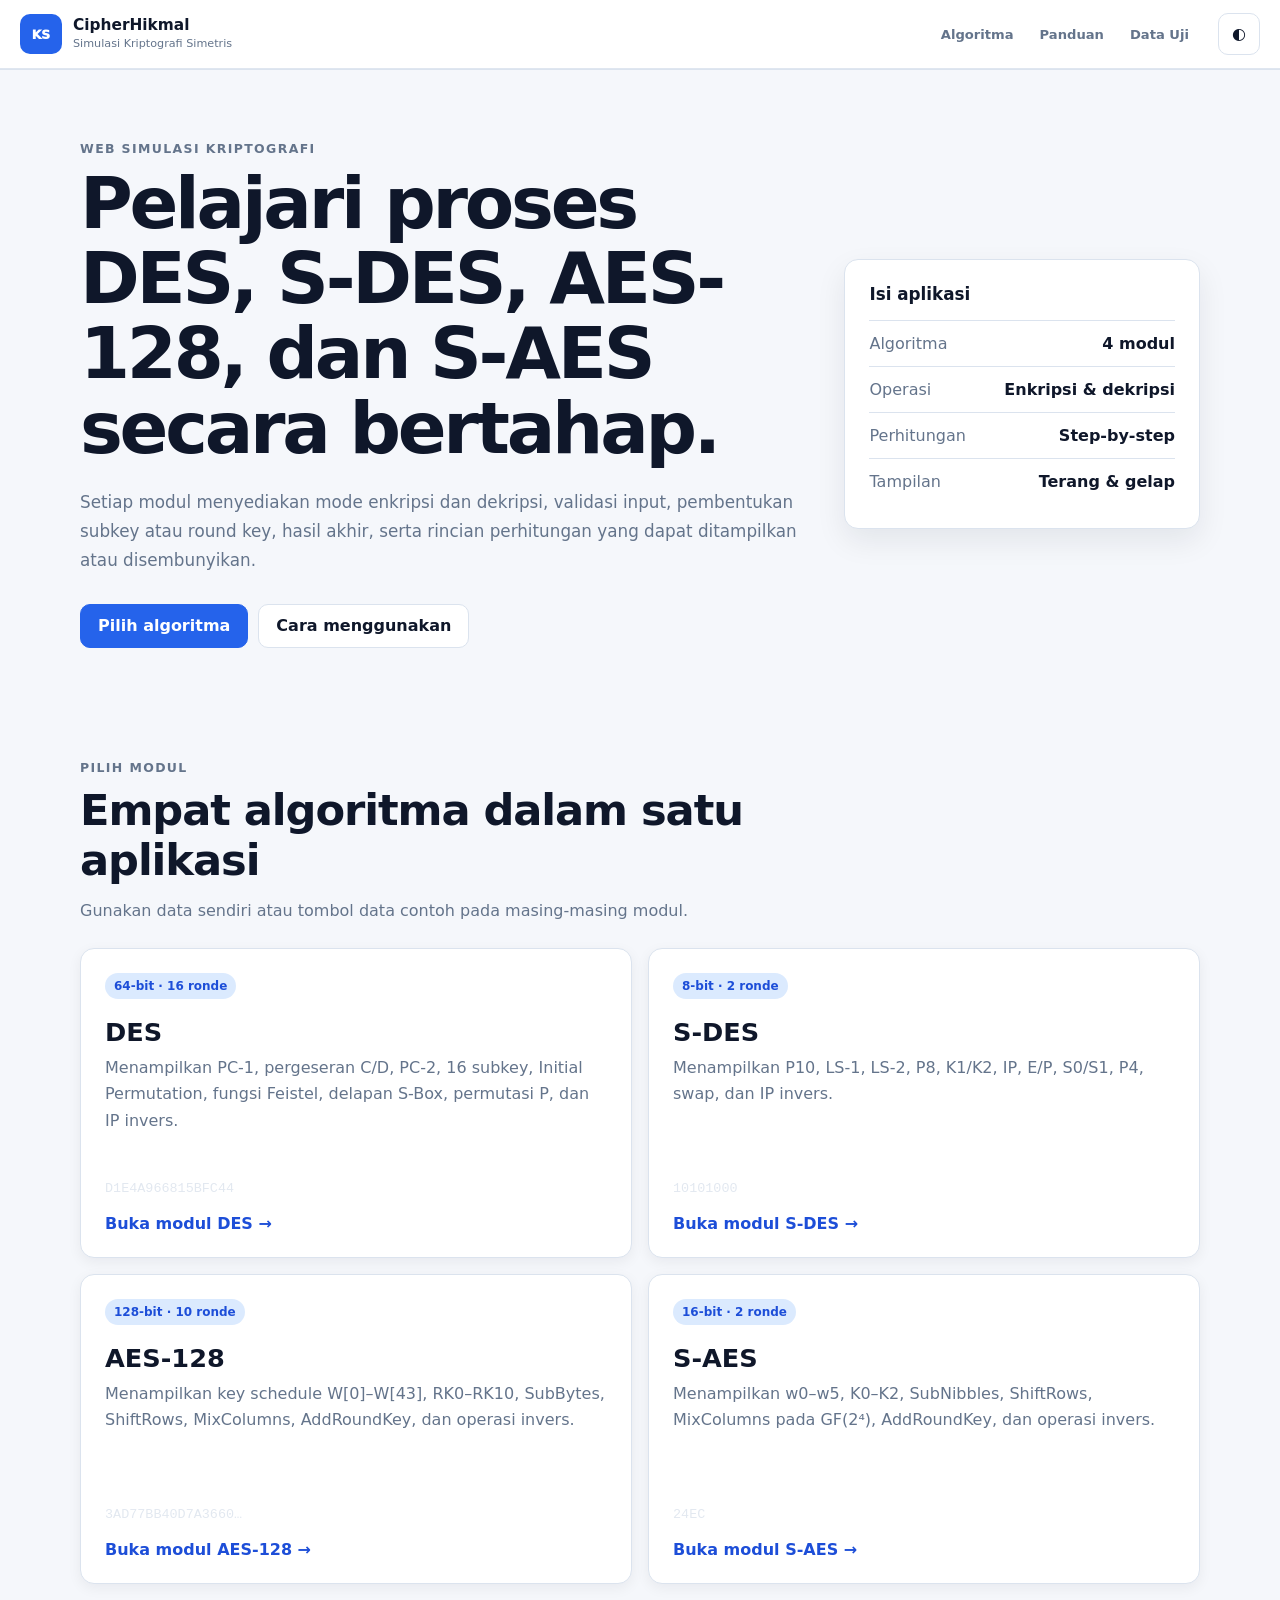
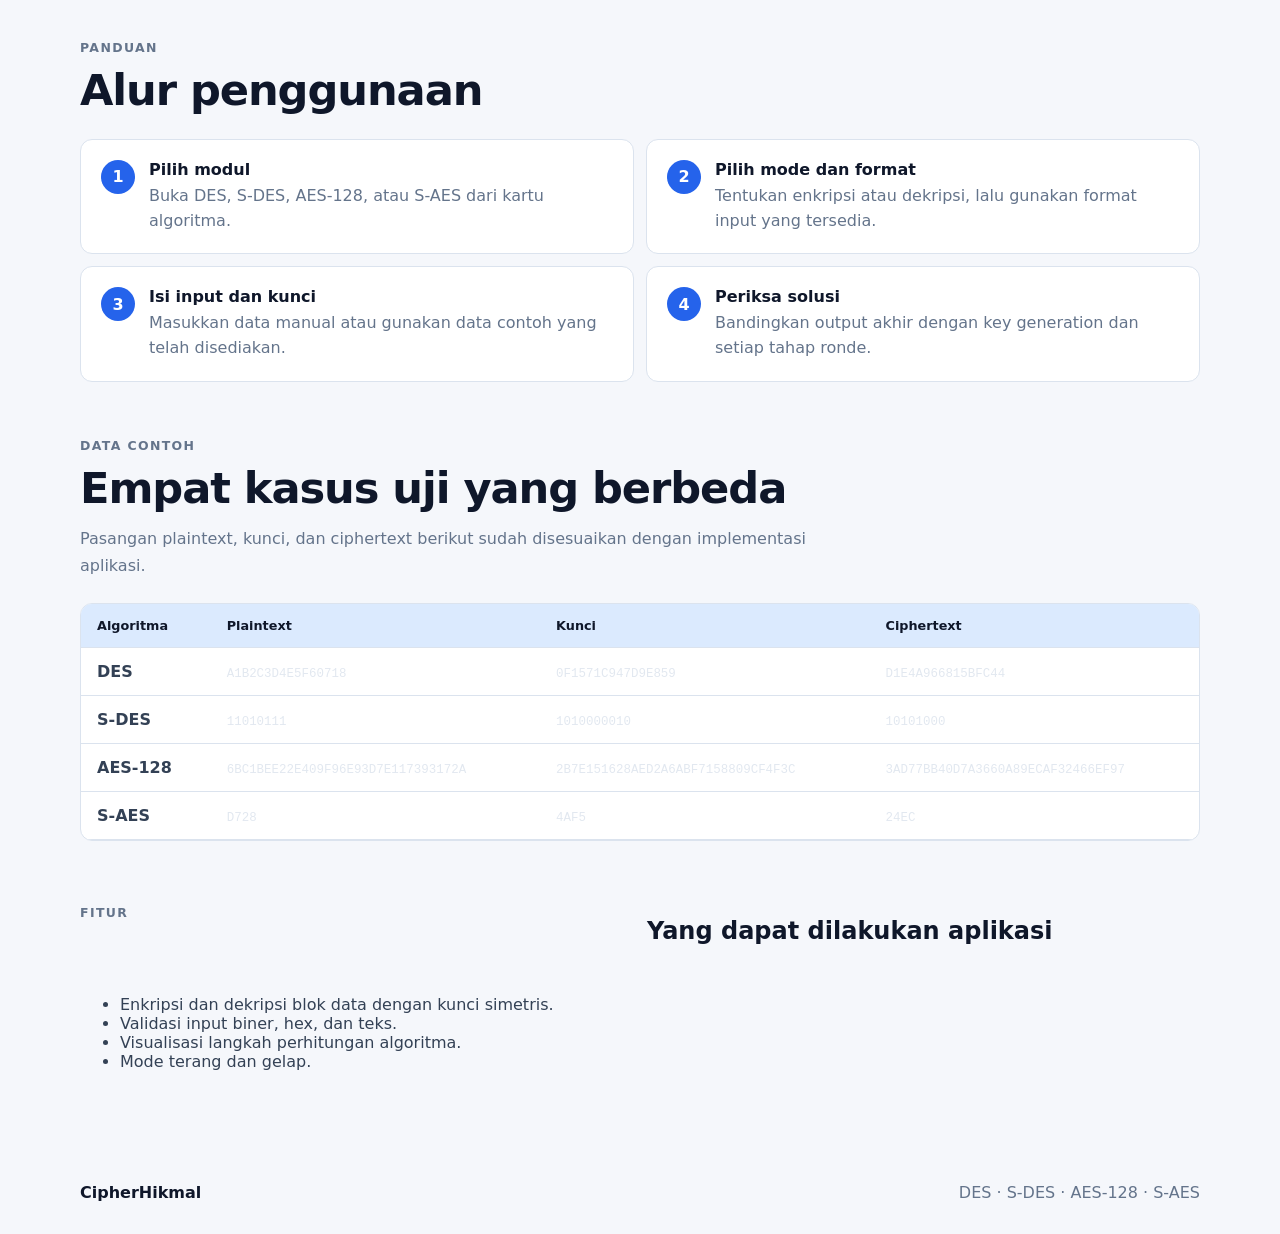
<file: index.html>
<!doctype html>
<html lang="id">
<head>
  <meta charset="utf-8" />
  <meta name="viewport" content="width=device-width, initial-scale=1" />
  <meta name="description" content="CipherHikmal adalah aplikasi simulasi DES, S-DES, AES-128, dan S-AES dengan langkah perhitungan lengkap." />
  <meta name="theme-color" content="#2563eb" />
  <title>CipherHikmal | Simulasi Kriptografi Simetris</title>
  <link rel="stylesheet" href="assets/suite.css" />
  <link rel="stylesheet" href="assets/simple.css" />
  <script src="assets/theme.js"></script>
</head>
<body class="simple-landing">
  <header class="suite-topbar">
    <div class="suite-topbar__inner">
      <a class="suite-brand" href="index.html" aria-label="Beranda CipherHikmal">
        <span class="suite-brand__mark">KS</span>
        <span class="suite-brand__copy"><strong>CipherHikmal</strong><small>Simulasi Kriptografi Simetris</small></span>
      </a>
      <nav class="suite-nav" aria-label="Navigasi utama">
        <a href="#algoritma">Algoritma</a>
        <a href="#panduan">Panduan</a>
        <a href="#data-uji">Data Uji</a>
      </nav>
      <button class="suite-theme-toggle" type="button" data-theme-toggle aria-label="Ganti tema">
        <span class="suite-theme-toggle__sun" aria-hidden="true">☀</span>
        <span class="suite-theme-toggle__moon" aria-hidden="true">◐</span>
      </button>
    </div>
  </header>

  <main>
    <section class="simple-hero page-shell">
      <div>
        <p class="simple-eyebrow">Web Simulasi Kriptografi</p>
        <h1>Pelajari proses DES, S-DES, AES-128, dan S-AES secara bertahap.</h1>
        <p class="simple-lead">Setiap modul menyediakan mode enkripsi dan dekripsi, validasi input, pembentukan subkey atau round key, hasil akhir, serta rincian perhitungan yang dapat ditampilkan atau disembunyikan.</p>
        <div class="simple-actions">
          <a class="simple-button primary" href="#algoritma">Pilih algoritma</a>
          <a class="simple-button secondary" href="#panduan">Cara menggunakan</a>
        </div>
      </div>
      <aside class="simple-summary" aria-label="Ringkasan aplikasi">
        <h2>Isi aplikasi</h2>
        <dl>
          <div><dt>Algoritma</dt><dd>4 modul</dd></div>
          <div><dt>Operasi</dt><dd>Enkripsi & dekripsi</dd></div>
          <div><dt>Perhitungan</dt><dd>Step-by-step</dd></div>
          <div><dt>Tampilan</dt><dd>Terang & gelap</dd></div>
        </dl>
      </aside>
    </section>

    <section class="simple-section page-shell" id="algoritma">
      <div class="simple-section-heading">
        <p class="simple-eyebrow">Pilih Modul</p>
        <h2>Empat algoritma dalam satu aplikasi</h2>
        <p>Gunakan data sendiri atau tombol data contoh pada masing-masing modul.</p>
      </div>
      <div class="simple-card-grid">
        <article class="simple-card">
          <span class="simple-badge">64-bit · 16 ronde</span>
          <h3>DES</h3>
          <p>Menampilkan PC-1, pergeseran C/D, PC-2, 16 subkey, Initial Permutation, fungsi Feistel, delapan S-Box, permutasi P, dan IP invers.</p>
          <code>D1E4A966815BFC44</code>
          <a href="des/index.html">Buka modul DES →</a>
        </article>
        <article class="simple-card">
          <span class="simple-badge">8-bit · 2 ronde</span>
          <h3>S-DES</h3>
          <p>Menampilkan P10, LS-1, LS-2, P8, K1/K2, IP, E/P, S0/S1, P4, swap, dan IP invers.</p>
          <code>10101000</code>
          <a href="sdes/index.html">Buka modul S-DES →</a>
        </article>
        <article class="simple-card">
          <span class="simple-badge">128-bit · 10 ronde</span>
          <h3>AES-128</h3>
          <p>Menampilkan key schedule W[0]–W[43], RK0–RK10, SubBytes, ShiftRows, MixColumns, AddRoundKey, dan operasi invers.</p>
          <code>3AD77BB40D7A3660…</code>
          <a href="aes/index.html">Buka modul AES-128 →</a>
        </article>
        <article class="simple-card">
          <span class="simple-badge">16-bit · 2 ronde</span>
          <h3>S-AES</h3>
          <p>Menampilkan w0–w5, K0–K2, SubNibbles, ShiftRows, MixColumns pada GF(2⁴), AddRoundKey, dan operasi invers.</p>
          <code>24EC</code>
          <a href="saes/index.html">Buka modul S-AES →</a>
        </article>
      </div>
    </section>

    <section class="simple-section page-shell" id="panduan">
      <div class="simple-section-heading">
        <p class="simple-eyebrow">Panduan</p>
        <h2>Alur penggunaan</h2>
      </div>
      <ol class="simple-steps">
        <li><span>1</span><div><strong>Pilih modul</strong><p>Buka DES, S-DES, AES-128, atau S-AES dari kartu algoritma.</p></div></li>
        <li><span>2</span><div><strong>Pilih mode dan format</strong><p>Tentukan enkripsi atau dekripsi, lalu gunakan format input yang tersedia.</p></div></li>
        <li><span>3</span><div><strong>Isi input dan kunci</strong><p>Masukkan data manual atau gunakan data contoh yang telah disediakan.</p></div></li>
        <li><span>4</span><div><strong>Periksa solusi</strong><p>Bandingkan output akhir dengan key generation dan setiap tahap ronde.</p></div></li>
      </ol>
    </section>

    <section class="simple-section page-shell" id="data-uji">
      <div class="simple-section-heading">
        <p class="simple-eyebrow">Data Contoh</p>
        <h2>Empat kasus uji yang berbeda</h2>
        <p>Pasangan plaintext, kunci, dan ciphertext berikut sudah disesuaikan dengan implementasi aplikasi.</p>
      </div>
      <div class="simple-table-wrap">
        <table class="simple-table">
          <thead><tr><th>Algoritma</th><th>Plaintext</th><th>Kunci</th><th>Ciphertext</th></tr></thead>
          <tbody>
            <tr><td>DES</td><td><code>A1B2C3D4E5F60718</code></td><td><code>0F1571C947D9E859</code></td><td><code>D1E4A966815BFC44</code></td></tr>
            <tr><td>S-DES</td><td><code>11010111</code></td><td><code>1010000010</code></td><td><code>10101000</code></td></tr>
            <tr><td>AES-128</td><td><code>6BC1BEE22E409F96E93D7E117393172A</code></td><td><code>2B7E151628AED2A6ABF7158809CF4F3C</code></td><td><code>3AD77BB40D7A3660A89ECAF32466EF97</code></td></tr>
            <tr><td>S-AES</td><td><code>D728</code></td><td><code>4AF5</code></td><td><code>24EC</code></td></tr>
          </tbody>
        </table>
      </div>
    </section>

    <section class="simple-section page-shell">
      <div class="simple-checklist">
        <p class="simple-eyebrow">Fitur</p>
        <h2>Yang dapat dilakukan aplikasi</h2>
        <ul>
          <li>Enkripsi dan dekripsi blok data dengan kunci simetris.</li>
          <li>Validasi input biner, hex, dan teks.</li>
          <li>Visualisasi langkah perhitungan algoritma.</li>
          <li>Mode terang dan gelap.</li>
        </ul>
      </div>
    </section>
  </main>

  <footer class="simple-footer page-shell">
    <strong>CipherHikmal</strong>
    <span>DES · S-DES · AES-128 · S-AES</span>
  </footer>
</body>
</html>
</file>
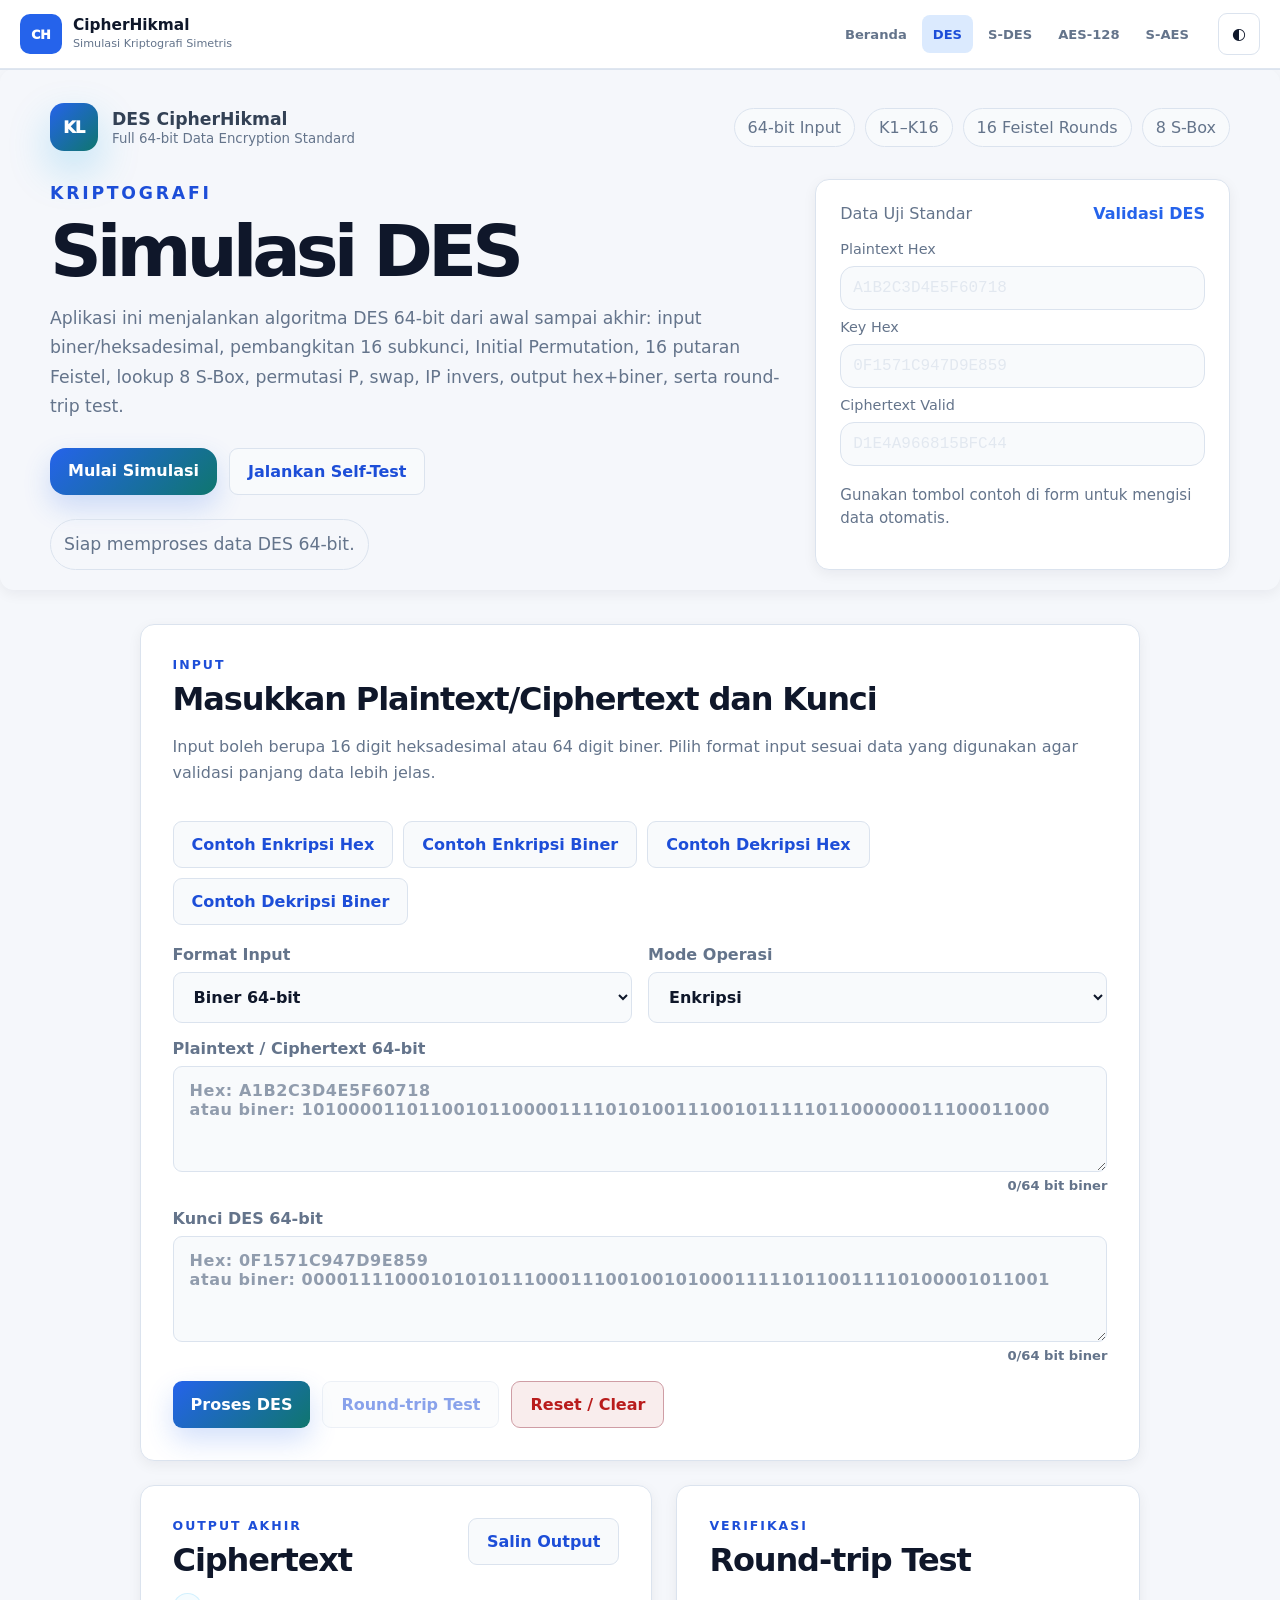
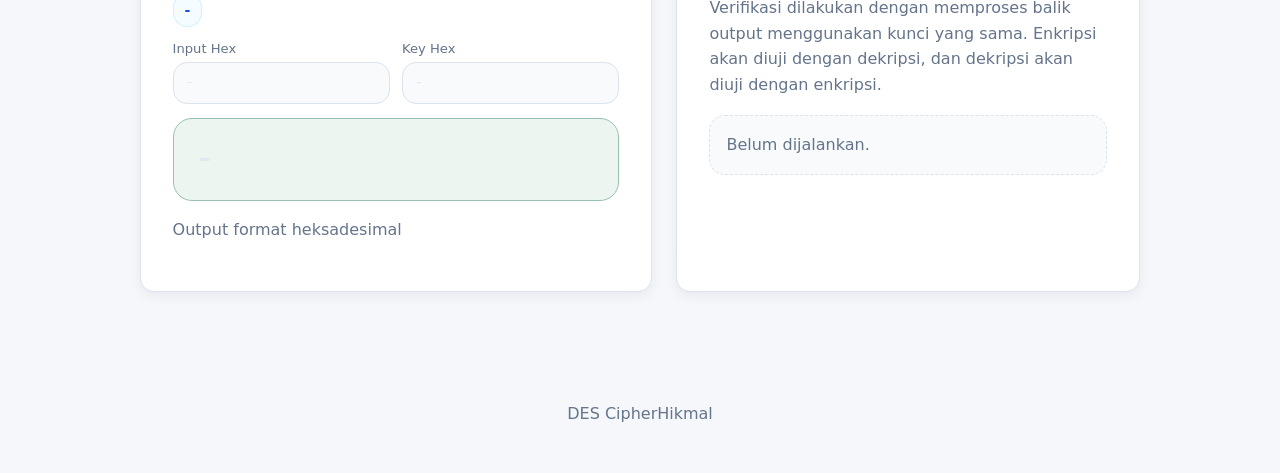
<file: des/index.html>
<!DOCTYPE html>
<html lang="id">

<head>
  <meta charset="UTF-8" />
  <meta name="viewport" content="width=device-width, initial-scale=1.0" />
  <title>DES CipherHikmal | Simulasi Data Encryption Standard</title>
  <link rel="stylesheet" href="styles.css" />
  <link rel="stylesheet" href="../assets/suite.css" />
  <link rel="stylesheet" href="../assets/simple.css" />
  <script src="../assets/theme.js"></script>
</head>

<body class="module-page module-des">
  <header class="suite-topbar">
    <div class="suite-topbar__inner">
      <a class="suite-brand" href="../index.html" aria-label="Kembali ke beranda CipherHikmal">
        <span class="suite-brand__mark">CH</span>
        <span class="suite-brand__copy"><strong>CipherHikmal</strong><small>Simulasi Kriptografi Simetris</small></span>
      </a>
      <nav class="suite-nav" aria-label="Navigasi modul"><a href="../index.html">Beranda</a><a href="../des/index.html" aria-current="page">DES</a><a href="../sdes/index.html">S-DES</a><a href="../aes/index.html">AES-128</a><a href="../saes/index.html">S-AES</a></nav>
      <button class="suite-theme-toggle" type="button" data-theme-toggle aria-label="Ganti tema">
        <span class="suite-theme-toggle__sun" aria-hidden="true">☀</span>
        <span class="suite-theme-toggle__moon" aria-hidden="true">◐</span>
      </button>
    </div>
  </header>

  <a class="suite-back-link" href="../index.html" aria-label="Kembali ke landing page CipherHikmal">← Kembali ke CipherHikmal</a>

  <header class="hero">
    <nav class="nav">
      <a class="brand" href="#inputSection" aria-label="DES CipherHikmal">
        <span class="brand-icon">KL</span>
        <span>
          <strong>DES CipherHikmal</strong>
          <small>Full 64-bit Data Encryption Standard</small>
        </span>
      </a>
      <div class="nav-pills" aria-label="Fitur utama">
        <span>64-bit Input</span>
        <span>K1–K16</span>
        <span>16 Feistel Rounds</span>
        <span>8 S-Box</span>
      </div>
    </nav>

    <section class="hero-grid">
      <div class="hero-copy">
        <p class="eyebrow">Kriptografi</p>
        <h1>Simulasi DES</h1>
        <p>
          Aplikasi ini menjalankan algoritma DES 64-bit dari awal sampai akhir: input biner/heksadesimal,
          pembangkitan 16 subkunci, Initial Permutation, 16 putaran Feistel, lookup 8 S-Box,
          permutasi P, swap, IP invers, output hex+biner, serta round-trip test.
        </p>
        <div class="hero-actions">
          <a class="primary-link" href="#inputSection">Mulai Simulasi</a>
          <button id="selfTestBtn" class="soft-btn" type="button">Jalankan Self-Test</button>
        </div>
        <p id="statusLine" class="status-line">Siap memproses data DES 64-bit.</p>
      </div>

      <aside class="hero-panel" aria-label="Data uji standar">
        <div class="panel-head">
          <span>Data Uji Standar</span>
          <b>Validasi DES</b>
        </div>
        <div class="sample-stack">
          <label>Plaintext Hex</label>
          <code>A1B2C3D4E5F60718</code>
          <label>Key Hex</label>
          <code>0F1571C947D9E859</code>
          <label>Ciphertext Valid</label>
          <code>D1E4A966815BFC44</code>
        </div>
        <div class="mini-note">Gunakan tombol contoh di form untuk mengisi data otomatis.</div>
      </aside>
    </section>
  </header>

  <main class="container">
    <section class="card input-card" id="inputSection">
      <div class="section-title">
        <div>
          <p class="eyebrow">Input</p>
          <h2>Masukkan Plaintext/Ciphertext dan Kunci</h2>
          <p class="muted">Input boleh berupa 16 digit heksadesimal atau 64 digit biner. Pilih format input sesuai data
            yang digunakan agar validasi panjang data lebih jelas.</p>
        </div>
      </div>

      <div class="quick-fill">
        <button class="ghost-btn" id="fillSampleHexBtn" type="button">Contoh Enkripsi Hex</button>
        <button class="ghost-btn" id="fillSampleBinBtn" type="button">Contoh Enkripsi Biner</button>
        <button class="ghost-btn" id="fillDecryptHexBtn" type="button">Contoh Dekripsi Hex</button>
        <button class="ghost-btn" id="fillDecryptBinBtn" type="button">Contoh Dekripsi Biner</button>
      </div>

      <div class="form-grid">
        <label class="field">
          <span>Format Input</span>
          <select id="inputFormat">
            <option value="bin">Biner 64-bit</option>
            <option value="hex">Heksadesimal 16 digit</option>
          </select>
        </label>

        <label class="field">
          <span>Mode Operasi</span>
          <select id="mode">
            <option value="encrypt">Enkripsi</option>
            <option value="decrypt">Dekripsi</option>
          </select>
        </label>
      </div>

      <label class="field full">
        <span id="inputLabel">Plaintext / Ciphertext 64-bit</span>
        <textarea id="messageInput" rows="4" spellcheck="false"
          placeholder="Hex: A1B2C3D4E5F60718&#10;atau biner: 1010000110110010110000111101010011100101111101100000011100011000"></textarea>
        <small class="input-counter" id="messageCounter">0/64 bit biner</small>
      </label>

      <label class="field full">
        <span>Kunci DES 64-bit</span>
        <textarea id="keyInput" rows="4" spellcheck="false"
          placeholder="Hex: 0F1571C947D9E859&#10;atau biner: 0000111100010101011100011100100101000111110110011110100001011001"></textarea>
        <small class="input-counter" id="keyCounter">0/64 bit biner</small>
      </label>

      <div class="actions">
        <button id="processBtn" class="primary-btn" type="button">Proses DES</button>
        <button id="roundTripBtn" class="secondary-btn" type="button" disabled>Round-trip Test</button>
        <button id="resetBtn" class="danger-btn" type="button">Reset / Clear</button>
      </div>
      <p id="errorBox" class="error-box" hidden></p>
    </section>

    <section class="result-grid" id="resultSection" hidden>
      <article class="card result-card">
        <div class="section-title compact-title">
          <div>
            <p class="eyebrow">Output Akhir</p>
            <h2 id="resultTitle">Ciphertext</h2>
          </div>
          <button id="copyOutputBtn" class="ghost-btn" type="button">Salin Output</button>
        </div>
        <p class="detected" id="detectedInfo">-</p>
        <div class="preview-row">
          <div><span>Input Hex</span><code id="inputHexPreview">-</code></div>
          <div><span>Key Hex</span><code id="keyHexPreview">-</code></div>
        </div>
        <div class="result-value" id="hexOutput">-</div>
        <p class="muted">Output format heksadesimal</p>
        <div class="bit-grid compact" id="binaryOutput"></div>
      </article>

      <article class="card result-card">
        <p class="eyebrow">Verifikasi</p>
        <h2>Round-trip Test</h2>
        <p class="muted">Verifikasi dilakukan dengan memproses balik output menggunakan kunci yang sama. Enkripsi akan
          diuji dengan dekripsi, dan dekripsi akan diuji dengan enkripsi.</p>
        <div id="roundTripResult" class="verify-box">Belum dijalankan.</div>
      </article>
    </section>

    <section class="card" id="keyScheduleSection" hidden>
      <div class="section-title">
        <div>
          <p class="eyebrow">04 / Key Schedule</p>
          <h2>Pembangkitan 16 Subkunci K1–K16</h2>
          <p class="muted">Kunci 64-bit diproses melalui PC-1, dibagi menjadi C0 dan D0, digeser sesuai jadwal LS, lalu
            dipermutasi PC-2 menjadi subkunci 48-bit.</p>
        </div>
        <button class="ghost-btn toggle-btn" data-target="keyScheduleBody" type="button">Sembunyikan</button>
      </div>
      <div id="keyScheduleBody">
        <div class="step-box">
          <div class="step-head">
            <h3>PC-1</h3>
            <code id="pc1Hex">-</code>
          </div>
          <p class="muted">Hasil PC-1 berukuran 56-bit karena bit paritas dari kunci 64-bit tidak digunakan.</p>
          <div class="bit-grid" id="pc1Bits"></div>
        </div>
        <div class="two-col">
          <div class="step-box">
            <h3>C0</h3>
            <div class="bit-grid compact" id="c0Bits"></div>
          </div>
          <div class="step-box">
            <h3>D0</h3>
            <div class="bit-grid compact" id="d0Bits"></div>
          </div>
        </div>
        <div class="table-wrap">
          <table id="subkeyTable">
            <thead>
              <tr>
                <th>Subkunci</th>
                <th>LS</th>
                <th>Cn setelah LS</th>
                <th>Dn setelah LS</th>
                <th>Kn hasil PC-2</th>
                <th>Hex</th>
              </tr>
            </thead>
            <tbody></tbody>
          </table>
        </div>
      </div>
    </section>

    <section class="card" id="processSection" hidden>
      <div class="section-title">
        <div>
          <p class="eyebrow">05 / Proses Enkripsi-Dekripsi</p>
          <h2>IP, 16 Round Feistel, Swap, dan IP Invers</h2>
          <p class="muted">Setiap round menampilkan ekspansi E, XOR dengan subkunci, lookup 8 S-Box, permutasi P, dan
            hasil swap L/R.</p>
        </div>
        <button class="ghost-btn toggle-btn" data-target="processBody" type="button">Sembunyikan</button>
      </div>
      <div id="processBody">
        <div class="step-box">
          <div class="step-head">
            <h3>Initial Permutation (IP)</h3>
            <code id="ipHex">-</code>
          </div>
          <div class="bit-grid" id="ipBits"></div>
          <div class="two-col mt">
            <div>
              <h4>L0</h4>
              <div class="bit-grid compact" id="l0Bits"></div>
            </div>
            <div>
              <h4>R0</h4>
              <div class="bit-grid compact" id="r0Bits"></div>
            </div>
          </div>
        </div>

        <div id="roundsContainer" class="rounds"></div>

        <div class="step-box">
          <div class="step-head">
            <h3>Preoutput R16 + L16</h3>
            <code id="preoutputHex">-</code>
          </div>
          <p class="muted">Setelah 16 round, pasangan akhir digabung sebagai R16L16 sebelum masuk ke IP invers.</p>
          <div class="bit-grid" id="preoutputBits"></div>
        </div>
        <div class="step-box">
          <h3>Inverse Initial Permutation (IP⁻¹)</h3>
          <div class="bit-grid" id="finalBits"></div>
        </div>
      </div>
    </section>
  </main>

  <footer class="footer">
    <p>DES CipherHikmal</p>
  </footer>

  <script src="app.js"></script>
</body>

</html>
</file>
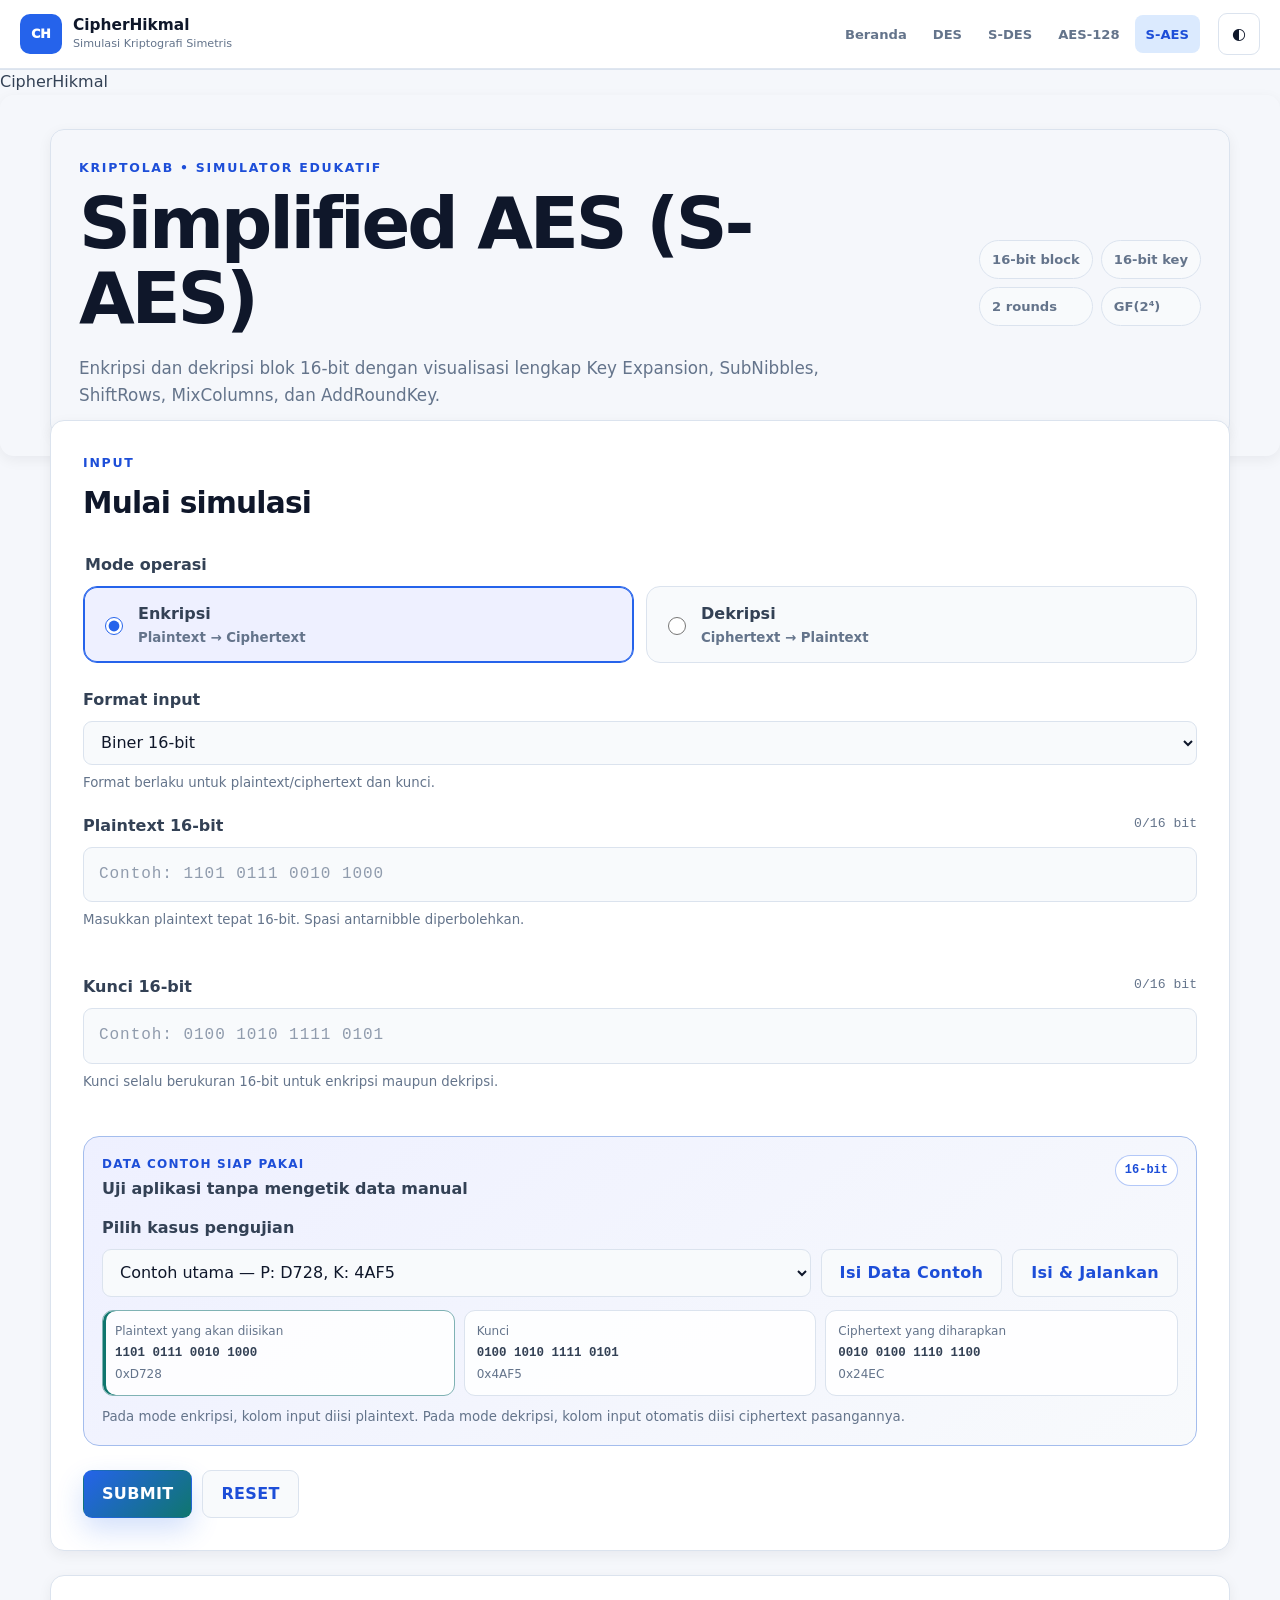
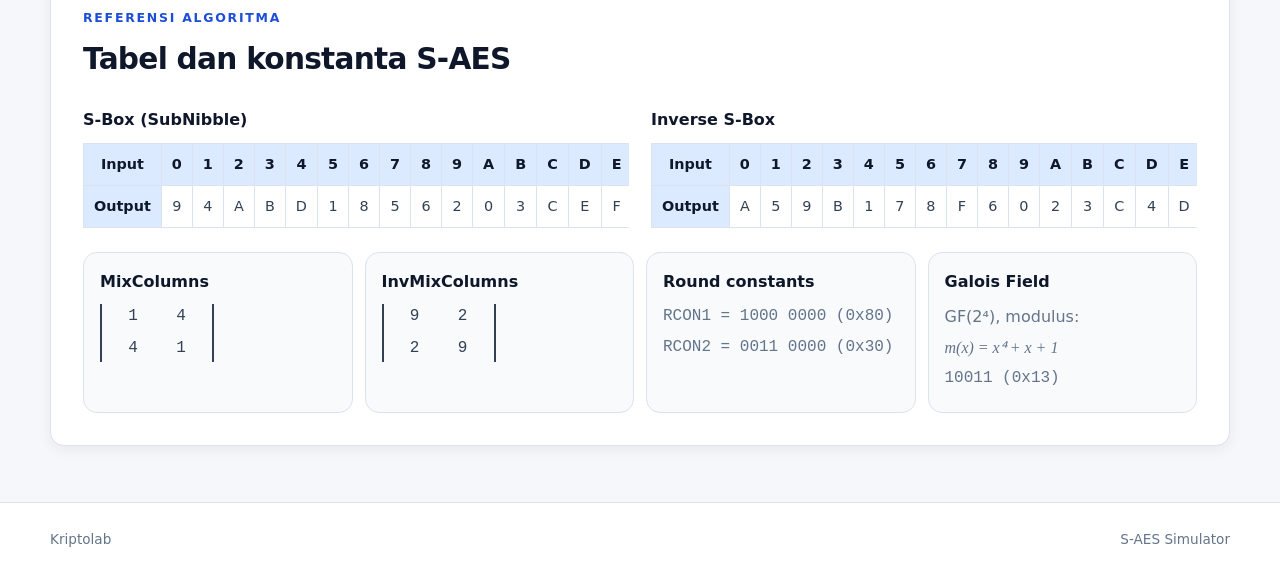
<file: saes/index.html>
<!DOCTYPE html>
<html lang="id">

<head>
  <meta charset="UTF-8" />
  <meta name="viewport" content="width=device-width, initial-scale=1.0" />
  <meta name="description"
    content="Simulator web Simplified AES (S-AES) 16-bit dengan perhitungan enkripsi dan dekripsi langkah demi langkah." />
  <title>Simulator S-AES 16-bit</title>
  <link rel="stylesheet" href="style.css" />
  <link rel="stylesheet" href="../assets/suite.css" />
  <link rel="stylesheet" href="../assets/simple.css" />
  <script src="../assets/theme.js"></script>
</head>

<body class="module-page module-saes">
  <header class="suite-topbar">
    <div class="suite-topbar__inner">
      <a class="suite-brand" href="../index.html" aria-label="Kembali ke beranda CipherHikmal">
        <span class="suite-brand__mark">CH</span>
        <span class="suite-brand__copy"><strong>CipherHikmal</strong><small>Simulasi Kriptografi Simetris</small></span>
      </a>
      <nav class="suite-nav" aria-label="Navigasi modul"><a href="../index.html">Beranda</a><a href="../des/index.html">DES</a><a href="../sdes/index.html">S-DES</a><a href="../aes/index.html">AES-128</a><a href="../saes/index.html" aria-current="page">S-AES</a></nav>
      <button class="suite-theme-toggle" type="button" data-theme-toggle aria-label="Ganti tema">
        <span class="suite-theme-toggle__sun" aria-hidden="true">☀</span>
        <span class="suite-theme-toggle__moon" aria-hidden="true">◐</span>
      </button>
    </div>
  </header>

  <a class="suite-back-link" href="../index.html" aria-label="Kembali ke landing page ">← Kembali ke CipherHikmal</a>
CipherHikmal
  <header class="hero">
    <div class="hero__inner container">
      <div>
        <p class="eyebrow">KRIPTOLAB • SIMULATOR EDUKATIF</p>
        <h1>Simplified AES (S-AES)</h1>
        <p class="hero__subtitle">
          Enkripsi dan dekripsi blok 16-bit dengan visualisasi lengkap Key Expansion,
          SubNibbles, ShiftRows, MixColumns, dan AddRoundKey.
        </p>
      </div>
      <div class="hero__badge" aria-label="Spesifikasi algoritma">
        <span>16-bit block</span>
        <span>16-bit key</span>
        <span>2 rounds</span>
        <span>GF(2⁴)</span>
      </div>
    </div>
  </header>

  <main class="container main-layout">
    <section class="card input-card" aria-labelledby="input-title">
      <div class="section-heading">
        <div>
          <p class="section-kicker">Input</p>
          <h2 id="input-title">Mulai simulasi</h2>
        </div>
      </div>

      <form id="saesForm" novalidate>
        <fieldset class="mode-selector">
          <legend>Mode operasi</legend>
          <label class="mode-option">
            <input type="radio" name="mode" value="encrypt" checked />
            <span>
              <strong>Enkripsi</strong>
              <small>Plaintext → Ciphertext</small>
            </span>
          </label>
          <label class="mode-option">
            <input type="radio" name="mode" value="decrypt" />
            <span>
              <strong>Dekripsi</strong>
              <small>Ciphertext → Plaintext</small>
            </span>
          </label>
        </fieldset>

        <div class="form-group">
          <div class="label-row">
            <label for="inputFormat">Format input</label>
          </div>
          <select id="inputFormat" name="inputFormat">
            <option value="bin">Biner 16-bit</option>
            <option value="hex">Heksadesimal 4 digit</option>
          </select>
          <small>Format berlaku untuk plaintext/ciphertext dan kunci.</small>
        </div>

        <div class="form-group">
          <div class="label-row">
            <label id="dataLabel" for="dataInput">Plaintext 16-bit</label>
            <span id="dataCount" class="char-count">0/16 bit</span>
          </div>
          <input id="dataInput" name="dataInput" type="text" inputmode="text" autocomplete="off" spellcheck="false"
            maxlength="23" placeholder="Contoh: 0110 1111 0110 1011" aria-describedby="dataHelp dataError" />
          <small id="dataHelp">Masukkan tepat 16 karakter biner. Spasi antarnibble diperbolehkan.</small>
          <p id="dataError" class="error-message" role="alert"></p>
        </div>

        <div class="form-group">
          <div class="label-row">
            <label for="keyInput">Kunci 16-bit</label>
            <span id="keyCount" class="char-count">0/16 bit</span>
          </div>
          <input id="keyInput" name="keyInput" type="text" inputmode="text" autocomplete="off" spellcheck="false"
            maxlength="23" placeholder="Contoh: 1010 0111 0011 1011" aria-describedby="keyHelp keyError" />
          <small id="keyHelp">Kunci selalu berukuran 16-bit untuk enkripsi maupun dekripsi.</small>
          <p id="keyError" class="error-message" role="alert"></p>
        </div>

        <div class="example-panel" aria-labelledby="example-title">
          <div class="example-panel__header">
            <div>
              <span class="example-panel__eyebrow">Data contoh siap pakai</span>
              <strong id="example-title">Uji aplikasi tanpa mengetik data manual</strong>
            </div>
            <span class="example-chip">16-bit</span>
          </div>

          <label for="exampleSelect">Pilih kasus pengujian</label>
          <div class="example-control-row">
            <select id="exampleSelect" aria-describedby="exampleHelp">
              <option value="main">Contoh utama — P: D728, K: 4AF5</option>
              <option value="second">Contoh 2 — P: 1234, K: 5678</option>
              <option value="third">Contoh 3 — P: 6F6B, K: A73B</option>
            </select>
            <button id="fillExampleButton" class="button button--example" type="button">Isi Data Contoh</button>
            <button id="runExampleButton" class="button button--secondary" type="button">Isi &amp; Jalankan</button>
          </div>

          <div id="examplePreview" class="example-preview" aria-live="polite"></div>
          <small id="exampleHelp">Pada mode enkripsi, kolom input diisi plaintext. Pada mode dekripsi, kolom input
            otomatis diisi ciphertext pasangannya.</small>
        </div>

        <div class="form-actions">
          <button class="button button--primary" type="submit">SUBMIT</button>
          <button id="resetButton" class="button button--secondary" type="reset">RESET</button>
        </div>
      </form>
    </section>

    <section id="resultPanel" class="card result-card hidden" aria-live="polite" aria-labelledby="result-title">
      <div class="section-heading">
        <div>
          <p class="section-kicker">Output</p>
          <h2 id="result-title">Hasil simulasi</h2>
        </div>
        <span id="modeBadge" class="status-badge">Enkripsi</span>
      </div>

      <div class="result-grid">
        <div class="result-box">
          <span id="binaryResultLabel">Ciphertext biner</span>
          <strong id="binaryResult" class="mono result-value"></strong>
          <button id="copyBinaryButton" class="copy-button" type="button">Salin</button>
        </div>
        <div class="result-box">
          <span id="hexResultLabel">Ciphertext heksadesimal</span>
          <strong id="hexResult" class="mono result-value"></strong>
          <button id="copyHexButton" class="copy-button" type="button">Salin</button>
        </div>
      </div>

      <div class="result-summary" id="resultSummary"></div>
    </section>

    <section id="stepsPanel" class="steps-panel hidden" aria-labelledby="steps-title">
      <div class="steps-toolbar card">
        <div>
          <p class="section-kicker">Perhitungan</p>
          <h2 id="steps-title">Langkah demi langkah</h2>
        </div>
        <div class="toolbar-actions">
          <button id="expandAllButton" class="button button--small button--secondary" type="button">Buka semua</button>
          <button id="collapseAllButton" class="button button--small button--secondary" type="button">Tutup
            semua</button>
        </div>
      </div>
      <div id="stepsContainer"></div>
    </section>

    <section class="card reference-card" aria-labelledby="reference-title">
      <div class="section-heading">
        <div>
          <p class="section-kicker">Referensi algoritma</p>
          <h2 id="reference-title">Tabel dan konstanta S-AES</h2>
        </div>
      </div>

      <div class="reference-grid">
        <div>
          <h3>S-Box (SubNibble)</h3>
          <div id="sboxTable" class="table-scroll"></div>
        </div>
        <div>
          <h3>Inverse S-Box</h3>
          <div id="inverseSboxTable" class="table-scroll"></div>
        </div>
      </div>

      <div class="constant-grid">
        <article class="constant-card">
          <h3>MixColumns</h3>
          <div class="math-matrix" aria-label="Matriks MixColumns">
            <span>1</span><span>4</span><span>4</span><span>1</span>
          </div>
        </article>
        <article class="constant-card">
          <h3>InvMixColumns</h3>
          <div class="math-matrix" aria-label="Matriks inverse MixColumns">
            <span>9</span><span>2</span><span>2</span><span>9</span>
          </div>
        </article>
        <article class="constant-card">
          <h3>Round constants</h3>
          <p class="mono">RCON1 = 1000 0000 (0x80)</p>
          <p class="mono">RCON2 = 0011 0000 (0x30)</p>
        </article>
        <article class="constant-card">
          <h3>Galois Field</h3>
          <p>GF(2⁴), modulus:</p>
          <p class="formula">m(x) = x⁴ + x + 1</p>
          <p class="mono">10011 (0x13)</p>
        </article>
      </div>
    </section>
  </main>

  <footer>
    <div class="container footer-inner">
      <p>Kriptolab</p>
      <p>S-AES Simulator</p>
    </div>
  </footer>

  <div id="toast" class="toast" role="status" aria-live="polite"></div>

  <script src="app.js"></script>
</body>

</html>
</file>
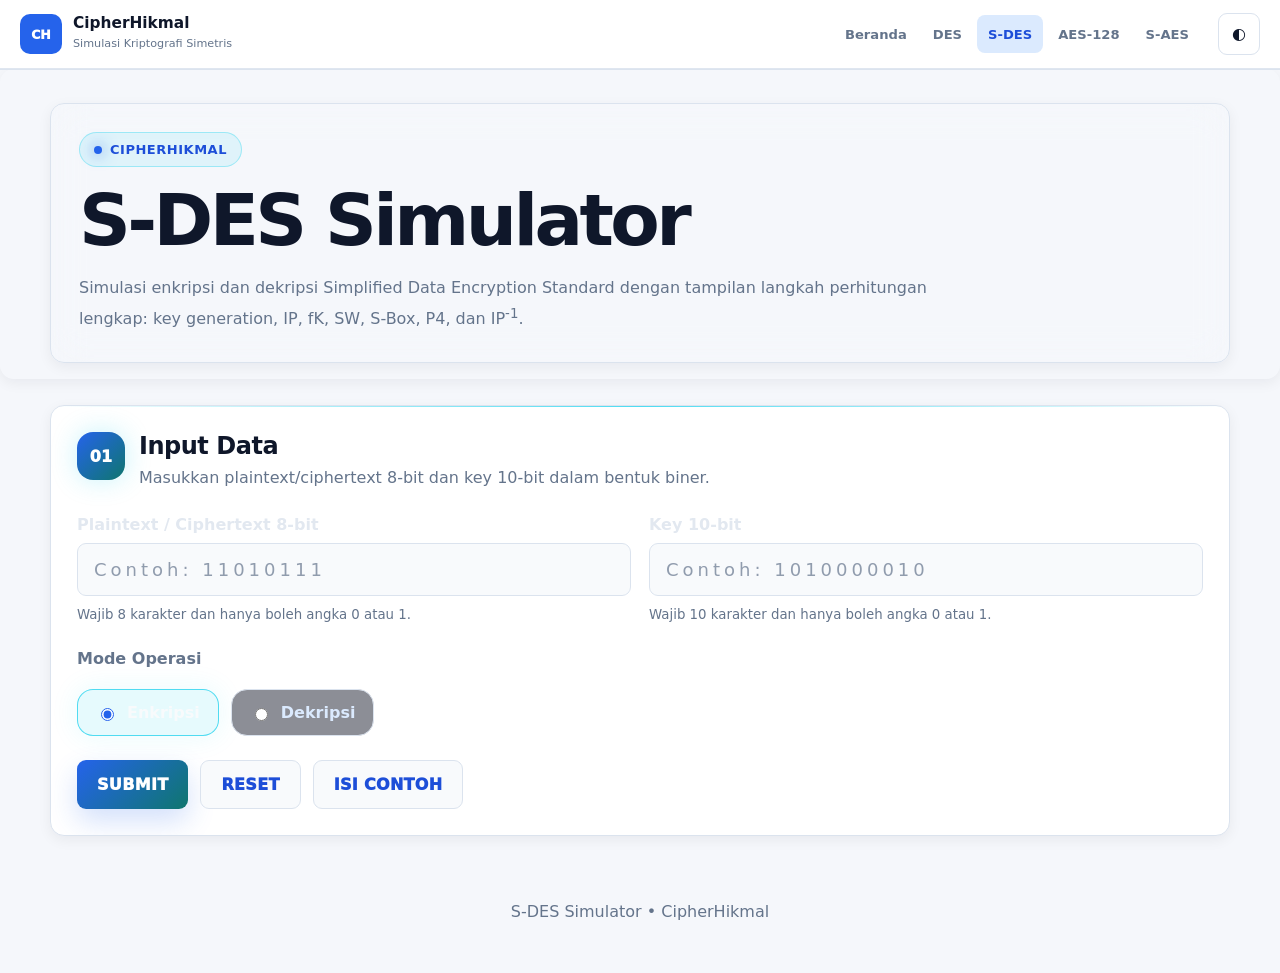
<file: sdes/index.html>
<!DOCTYPE html>
<html lang="id">

<head>
  <meta charset="UTF-8" />
  <meta name="viewport" content="width=device-width, initial-scale=1.0" />
  <title>S-DES Simulator</title>
  <link rel="stylesheet" href="style.css" />
  <link rel="stylesheet" href="../assets/suite.css" />
  <link rel="stylesheet" href="../assets/simple.css" />
  <script src="../assets/theme.js"></script>
</head>

<body class="module-page module-sdes">
  <header class="suite-topbar">
    <div class="suite-topbar__inner">
      <a class="suite-brand" href="../index.html" aria-label="Kembali ke beranda CipherHikmal">
        <span class="suite-brand__mark">CH</span>
        <span class="suite-brand__copy"><strong>CipherHikmal</strong><small>Simulasi Kriptografi Simetris</small></span>
      </a>
      <nav class="suite-nav" aria-label="Navigasi modul"><a href="../index.html">Beranda</a><a
          href="../des/index.html">DES</a><a href="../sdes/index.html" aria-current="page">S-DES</a><a
          href="../aes/index.html">AES-128</a><a href="../saes/index.html">S-AES</a></nav>
      <button class="suite-theme-toggle" type="button" data-theme-toggle aria-label="Ganti tema">
        <span class="suite-theme-toggle__sun" aria-hidden="true">☀</span>
        <span class="suite-theme-toggle__moon" aria-hidden="true">◐</span>
      </button>
    </div>
  </header>

  <a class="suite-back-link" href="../index.html" aria-label="Kembali ke landing page CipherHikmal">← Kembali ke
    CipherHikmal</a>

  <header class="hero">
    <div class="hero-inner">
      <p class="badge">CipherHikmal</p>
      <h1>S-DES Simulator</h1>
      <p>
        Simulasi enkripsi dan dekripsi Simplified Data Encryption Standard dengan
        tampilan langkah perhitungan lengkap: key generation, IP, fK, SW,
        S-Box, P4, dan IP<sup>-1</sup>.
      </p>
    </div>
  </header>

  <main class="page">
    <section class="card input-card">
      <div class="section-head">
        <span class="section-number">01</span>
        <div>
          <h2>Input Data</h2>
          <p>Masukkan plaintext/ciphertext 8-bit dan key 10-bit dalam bentuk biner.</p>
        </div>
      </div>

      <form id="sdesForm" autocomplete="off">
        <div class="form-grid">
          <div class="form-group">
            <label for="inputBits">Plaintext / Ciphertext 8-bit</label>
            <input id="inputBits" type="text" maxlength="8" inputmode="numeric" placeholder="Contoh: 11010111" />
            <small>Wajib 8 karakter dan hanya boleh angka 0 atau 1.</small>
          </div>

          <div class="form-group">
            <label for="keyBits">Key 10-bit</label>
            <input id="keyBits" type="text" maxlength="10" inputmode="numeric" placeholder="Contoh: 1010000010" />
            <small>Wajib 10 karakter dan hanya boleh angka 0 atau 1.</small>
          </div>
        </div>

        <div class="mode-area">
          <p>Mode Operasi</p>
          <label class="radio-card">
            <input type="radio" name="mode" value="encrypt" checked />
            <span>Enkripsi</span>
          </label>
          <label class="radio-card">
            <input type="radio" name="mode" value="decrypt" />
            <span>Dekripsi</span>
          </label>
        </div>

        <div id="errorBox" class="error hidden"></div>

        <div class="actions">
          <button class="btn primary" type="submit">SUBMIT</button>
          <button class="btn secondary" type="button" id="resetBtn">RESET</button>
          <button class="btn ghost" type="button" id="exampleBtn">ISI CONTOH</button>
        </div>
      </form>
    </section>

    <section id="resultSection" class="card result-card hidden">
      <div class="section-head">
        <span class="section-number">02</span>
        <div>
          <h2>Hasil</h2>
          <p id="resultDescription">Output akhir proses S-DES.</p>
        </div>
      </div>

      <div class="result-panel">
        <div>
          <p class="result-label" id="resultLabel">Ciphertext</p>
          <div id="resultBits" class="bit-output"></div>
        </div>
      </div>
    </section>

    <section id="solutionSection" class="card solution-card hidden">
      <button id="toggleSolution" class="toggle" type="button">
        Tampilkan Solusi Penyelesaian
      </button>
      <div id="solutionBox" class="solution hidden">
        <div id="solutionContent"></div>
      </div>
    </section>
  </main>

  <footer class="footer">
    <p>S-DES Simulator • CipherHikmal</p>
  </footer>

  <script src="script.js"></script>
</body>

</html>
</file>
<file: assets/suite.css>
:root {
  color-scheme: light;
  --suite-bg: #f4f7fb;
  --suite-bg-soft: #eef3f9;
  --suite-surface: #ffffff;
  --suite-surface-2: #f8fafc;
  --suite-surface-3: #eef2ff;
  --suite-text: #172033;
  --suite-text-strong: #0f172a;
  --suite-muted: #667085;
  --suite-border: #dce4ef;
  --suite-border-strong: #c8d4e4;
  --suite-primary: #4f46e5;
  --suite-primary-strong: #3730a3;
  --suite-primary-soft: #eef2ff;
  --suite-secondary: #0891b2;
  --suite-secondary-soft: #ecfeff;
  --suite-success: #059669;
  --suite-warning: #d97706;
  --suite-danger: #dc2626;
  --suite-code-bg: #111827;
  --suite-code-text: #e0e7ff;
  --suite-shadow: 0 18px 52px rgba(37, 50, 77, 0.10);
  --suite-shadow-sm: 0 8px 24px rgba(37, 50, 77, 0.08);
  --suite-radius: 22px;
  --suite-radius-sm: 14px;
  --suite-mono: "SFMono-Regular", Consolas, "Liberation Mono", Menlo, monospace;
  --suite-sans: Inter, ui-sans-serif, system-ui, -apple-system, BlinkMacSystemFont, "Segoe UI", sans-serif;

  /* Aliases used by the four original module stylesheets. */
  --bg: var(--suite-bg);
  --bg-2: var(--suite-bg-soft);
  --bg-soft: var(--suite-bg-soft);
  --surface: var(--suite-surface);
  --surface-soft: var(--suite-surface-2);
  --card: var(--suite-surface);
  --card-solid: var(--suite-surface);
  --card-2: var(--suite-surface-2);
  --panel: var(--suite-surface);
  --panel-soft: var(--suite-surface-2);
  --panel-solid: var(--suite-surface);
  --line: var(--suite-border);
  --line-strong: var(--suite-border-strong);
  --border: var(--suite-border);
  --border-strong: var(--suite-border-strong);
  --text: var(--suite-text);
  --muted: var(--suite-muted);
  --primary: var(--suite-primary);
  --primary-dark: var(--suite-primary-strong);
  --primary-2: var(--suite-secondary);
  --secondary: var(--suite-secondary);
  --accent: var(--suite-secondary);
  --accent-2: var(--suite-primary);
  --danger: var(--suite-danger);
  --success: var(--suite-success);
  --warning: var(--suite-warning);
  --gold: var(--suite-primary);
  --gold-soft: var(--suite-primary-soft);
  --indigo: var(--suite-primary);
  --indigo-soft: var(--suite-primary-soft);
  --emerald: var(--suite-success);
  --blue: var(--suite-secondary);
  --yellow: var(--suite-warning);
  --violet: var(--suite-primary);
  --shadow: var(--suite-shadow);
  --sans: var(--suite-sans);
  --mono: var(--suite-mono);
}

html[data-theme="dark"] {
  color-scheme: dark;
  --suite-bg: #080d18;
  --suite-bg-soft: #0d1422;
  --suite-surface: #111a2b;
  --suite-surface-2: #151f32;
  --suite-surface-3: #1b2650;
  --suite-text: #e8eef9;
  --suite-text-strong: #f8fafc;
  --suite-muted: #9aa8bd;
  --suite-border: #26344a;
  --suite-border-strong: #374966;
  --suite-primary: #818cf8;
  --suite-primary-strong: #a5b4fc;
  --suite-primary-soft: #202a50;
  --suite-secondary: #22d3ee;
  --suite-secondary-soft: #123342;
  --suite-success: #34d399;
  --suite-warning: #fbbf24;
  --suite-danger: #fb7185;
  --suite-code-bg: #050914;
  --suite-code-text: #dbeafe;
  --suite-shadow: 0 22px 65px rgba(0, 0, 0, 0.32);
  --suite-shadow-sm: 0 10px 30px rgba(0, 0, 0, 0.24);
}

* { box-sizing: border-box; }
html { scroll-behavior: smooth; }
body {
  margin: 0;
  min-height: 100vh;
  font-family: var(--suite-sans) !important;
  color: var(--suite-text) !important;
  background:
    radial-gradient(circle at 8% 0%, color-mix(in srgb, var(--suite-primary) 12%, transparent), transparent 28rem),
    radial-gradient(circle at 96% 8%, color-mix(in srgb, var(--suite-secondary) 10%, transparent), transparent 28rem),
    var(--suite-bg) !important;
  transition: background-color .2s ease, color .2s ease;
}

body::before {
  content: "";
  position: fixed;
  inset: 0;
  z-index: -1;
  pointer-events: none;
  opacity: .35;
  background-image:
    linear-gradient(color-mix(in srgb, var(--suite-border) 35%, transparent) 1px, transparent 1px),
    linear-gradient(90deg, color-mix(in srgb, var(--suite-border) 35%, transparent) 1px, transparent 1px);
  background-size: 36px 36px;
  mask-image: linear-gradient(to bottom, #000 0%, transparent 88%);
}

a { color: inherit; }
button, input, select, textarea { font: inherit; }
code, pre, .mono { font-family: var(--suite-mono) !important; }

/* Shared suite navigation */
.suite-topbar {
  position: sticky;
  top: 0;
  z-index: 1000;
  border-bottom: 1px solid color-mix(in srgb, var(--suite-border) 88%, transparent);
  background: color-mix(in srgb, var(--suite-bg) 84%, transparent);
  backdrop-filter: blur(18px);
}
.suite-topbar__inner {
  width: min(1240px, calc(100% - 30px));
  min-height: 68px;
  margin: 0 auto;
  display: flex;
  align-items: center;
  gap: 18px;
}
.suite-brand {
  display: inline-flex;
  align-items: center;
  gap: 11px;
  text-decoration: none;
  flex: 0 0 auto;
}
.suite-brand__mark {
  width: 40px;
  height: 40px;
  display: grid;
  place-items: center;
  border-radius: 13px;
  color: #fff;
  background: linear-gradient(135deg, var(--suite-primary), var(--suite-secondary));
  box-shadow: 0 10px 26px color-mix(in srgb, var(--suite-primary) 28%, transparent);
  font-weight: 950;
}
.suite-brand__copy { display: grid; line-height: 1.1; }
.suite-brand__copy strong { color: var(--suite-text-strong); font-size: .96rem; }
.suite-brand__copy small { margin-top: 4px; color: var(--suite-muted); font-size: .7rem; }
.suite-nav {
  display: flex;
  align-items: center;
  gap: 4px;
  margin-left: auto;
}
.suite-nav a {
  min-height: 38px;
  display: inline-flex;
  align-items: center;
  padding: 0 11px;
  border-radius: 10px;
  color: var(--suite-muted);
  text-decoration: none;
  font-size: .82rem;
  font-weight: 800;
  transition: .16s ease;
}
.suite-nav a:hover,
.suite-nav a[aria-current="page"] {
  color: var(--suite-primary-strong);
  background: var(--suite-primary-soft);
}
.suite-theme-toggle {
  width: 42px;
  height: 42px;
  display: inline-grid;
  place-items: center;
  flex: 0 0 auto;
  border: 1px solid var(--suite-border);
  border-radius: 13px;
  color: var(--suite-text-strong);
  background: var(--suite-surface);
  box-shadow: var(--suite-shadow-sm);
  cursor: pointer;
}
.suite-theme-toggle:hover { border-color: var(--suite-primary); }
.suite-theme-toggle__sun,
.suite-theme-toggle__moon { font-size: 1rem; line-height: 1; }
html[data-theme="dark"] .suite-theme-toggle__sun { display: inline; }
html[data-theme="dark"] .suite-theme-toggle__moon { display: none; }
html:not([data-theme="dark"]) .suite-theme-toggle__sun { display: none; }
html:not([data-theme="dark"]) .suite-theme-toggle__moon { display: inline; }

/* Reusable app chrome */
.suite-page-heading {
  width: min(1240px, calc(100% - 30px));
  margin: 28px auto 0;
  display: flex;
  align-items: flex-start;
  justify-content: space-between;
  gap: 24px;
}
.suite-page-heading__eyebrow {
  margin: 0 0 8px;
  color: var(--suite-primary);
  font-size: .74rem;
  font-weight: 900;
  text-transform: uppercase;
  letter-spacing: .14em;
}
.suite-page-heading h1 {
  margin: 0;
  color: var(--suite-text-strong);
  font-size: clamp(2rem, 5vw, 4rem);
  line-height: 1;
  letter-spacing: -.055em;
}
.suite-page-heading p {
  max-width: 760px;
  margin: 14px 0 0;
  color: var(--suite-muted);
  line-height: 1.7;
}
.suite-specs {
  display: flex;
  flex-wrap: wrap;
  justify-content: flex-end;
  gap: 8px;
  max-width: 390px;
}
.suite-specs span {
  padding: 8px 11px;
  border: 1px solid var(--suite-border);
  border-radius: 999px;
  color: var(--suite-muted);
  background: var(--suite-surface);
  font-size: .74rem;
  font-weight: 800;
}

/* Generic component normalization */
.card,
.glass,
.hero-panel,
.hero-inner,
.input-card,
.result-card,
.reference-card,
.steps-toolbar,
.step-box,
.round-card,
.step-block,
details.step-card,
.algorithm-card,
.guide-panel,
.test-table-wrap,
.info-card,
.hero-stat,
.word-card,
.empty-state {
  color: var(--suite-text) !important;
  border-color: var(--suite-border) !important;
  background: var(--suite-surface) !important;
  box-shadow: var(--suite-shadow) !important;
}

.hero,
.hero::before,
.hero::after,
.hero-inner::after,
.hero-panel::after,
.card::before {
  border-color: var(--suite-border) !important;
}

h1, h2, h3, h4, h5, h6,
.hero h1,
.section-head h2,
.section-heading h2,
.steps-toolbar h2,
.algorithm-card h3 {
  color: var(--suite-text-strong) !important;
}

p, small, .muted,
.section-head p,
.section-heading > p,
.hero__subtitle,
.details-note,
.step-description,
.mini-note,
.input-counter,
.status-line,
.hero-stat-label,
.info-card-label {
  color: var(--suite-muted) !important;
}

input[type="text"], input:not([type]), textarea, select,
.input-base {
  color: var(--suite-text-strong) !important;
  border-color: var(--suite-border) !important;
  background: var(--suite-surface-2) !important;
}
input::placeholder, textarea::placeholder { color: color-mix(in srgb, var(--suite-muted) 70%, transparent) !important; }
input:focus, textarea:focus, select:focus, .input-base:focus {
  border-color: var(--suite-primary) !important;
  box-shadow: 0 0 0 4px color-mix(in srgb, var(--suite-primary) 14%, transparent) !important;
}

.primary-btn, .primary-link, .btn.primary, .button--primary, .btn-primary, .button-primary,
.card-link, .nav-cta, .toggle {
  color: #fff !important;
  border-color: transparent !important;
  background: linear-gradient(135deg, var(--suite-primary), var(--suite-secondary)) !important;
  box-shadow: 0 12px 28px color-mix(in srgb, var(--suite-primary) 20%, transparent) !important;
}
.soft-btn, .secondary-btn, .ghost-btn, .btn.secondary, .btn.ghost,
.button--secondary, .button--example, .btn-secondary, .button-secondary,
.icon-button, .copy-button {
  color: var(--suite-primary-strong) !important;
  border-color: var(--suite-border) !important;
  background: var(--suite-surface-2) !important;
}
.danger-btn { color: var(--suite-danger) !important; border-color: color-mix(in srgb, var(--suite-danger) 35%, var(--suite-border)) !important; background: color-mix(in srgb, var(--suite-danger) 8%, var(--suite-surface)) !important; }

.badge, .eyebrow, .section-kicker, .details-tag, .operation-chip,
.detected, .pill, .table-badge, .status-badge, .example-chip,
.example-panel__eyebrow, .algo-code {
  color: var(--suite-primary-strong) !important;
}
.section-number, .step-number, .brand-icon, .brand-mark,
.guide-list > li > span, .algo-icon {
  color: #fff !important;
  border-color: transparent !important;
  background: linear-gradient(135deg, var(--suite-primary), var(--suite-secondary)) !important;
}

code, pre, .result-value, .code-line {
  color: var(--suite-code-text) !important;
}
.sample-stack code, .preview-row code, .result-value, .code-line,
.formula-box, .verify-box, .sample-mini, .console-output,
.word-card, .kv, .sbox-card, .mini-card, .matrix-panel,
.nibble-transform, .gf-detail {
  border-color: var(--suite-border) !important;
  background: var(--suite-surface-2) !important;
}
.result-value, .final-note, .result-panel, .result-summary {
  border-color: color-mix(in srgb, var(--suite-success) 34%, var(--suite-border)) !important;
  background: color-mix(in srgb, var(--suite-success) 8%, var(--suite-surface)) !important;
}

.bit, .mini-bit, .bit-char, .bit-cell, .output-cell, .nibble-cell,
.matrix-table td, .const-table td {
  color: var(--suite-text-strong) !important;
  border-color: var(--suite-border) !important;
  background: var(--suite-surface-2) !important;
}

th, .calc-table th, .word-table th, .reference-table th, .comparison-table th,
.matrix-table th, .const-table th {
  color: var(--suite-text-strong) !important;
  border-color: var(--suite-border) !important;
  background: var(--suite-primary-soft) !important;
}
td, .calc-table td, .word-table td, .reference-table td, .comparison-table td {
  color: var(--suite-text) !important;
  border-color: var(--suite-border) !important;
}
.table-wrap, .table-scroll, .test-table-wrap { border-color: var(--suite-border) !important; }

.error, .error-box, .error-message { color: var(--suite-danger) !important; }
.error, .error-box { border-color: color-mix(in srgb, var(--suite-danger) 38%, var(--suite-border)) !important; background: color-mix(in srgb, var(--suite-danger) 9%, var(--suite-surface)) !important; }
.status-line.ok, .verify-box.ok { color: var(--suite-success) !important; }
.status-line.fail, .verify-box.fail { color: var(--suite-danger) !important; }

/* Module spacing and old back-link cleanup */
.suite-back-link { display: none !important; }
body.module-page > .hero { padding-top: 34px !important; }
body.module-page .container,
body.module-page .page { width: min(1180px, calc(100% - 30px)); }
body.module-des .hero,
body.module-sdes .hero,
body.module-saes .hero {
  color: var(--suite-text) !important;
  background: transparent !important;
  border-bottom: 0 !important;
}
body.module-des .hero-grid,
body.module-des .nav,
body.module-sdes .hero-inner,
body.module-saes .hero__inner {
  width: min(1180px, calc(100% - 30px));
  max-width: 1180px;
  margin-inline: auto;
}
body.module-des .nav { margin-bottom: 28px; }
body.module-des .hero-panel,
body.module-sdes .hero-inner,
body.module-saes .hero__inner {
  border: 1px solid var(--suite-border) !important;
  border-radius: var(--suite-radius) !important;
  background: var(--suite-surface) !important;
  box-shadow: var(--suite-shadow) !important;
}
body.module-saes .hero__inner { padding: 28px; align-items: center; }
body.module-saes .hero { padding: 30px 0 18px; }
body.module-sdes .hero { padding: 30px 0 16px; }
body.module-sdes .hero-inner { padding: 28px; }
body.module-des .hero { padding: 30px 0 20px; }
body.module-des .hero-copy h1,
body.module-sdes .hero h1,
body.module-saes .hero h1 { font-size: clamp(2.25rem, 6vw, 4.5rem) !important; }
body.module-des .brand-icon { width: 48px; height: 48px; border-radius: 14px; }
body.module-des .nav-pills span,
body.module-saes .hero__badge span {
  color: var(--suite-muted) !important;
  border-color: var(--suite-border) !important;
  background: var(--suite-surface-2) !important;
}

/* AES Tailwind color normalization */
body.module-aes { color: var(--suite-text) !important; }
body.module-aes .glass { background: var(--suite-surface) !important; }
body.module-aes .text-white,
body.module-aes .text-slate-100,
body.module-aes .text-slate-200,
body.module-aes .text-slate-300,
body.module-aes .text-amber-100,
body.module-aes .text-amber-200,
body.module-aes .text-violet-300,
body.module-aes .text-emerald-100,
body.module-aes .text-rose-100 { color: var(--suite-text-strong) !important; }
body.module-aes .text-slate-400 { color: var(--suite-muted) !important; }
body.module-aes .border-white\/10,
body.module-aes .border-amber-300\/20,
body.module-aes .border-amber-300\/35,
body.module-aes .border-emerald-400\/35,
body.module-aes .border-rose-400\/35 { border-color: var(--suite-border) !important; }
body.module-aes .bg-white\/5,
body.module-aes .bg-white\/\[0\.03\],
body.module-aes .bg-white\/\[0\.04\],
body.module-aes .bg-amber-300\/10,
body.module-aes .bg-emerald-400\/10,
body.module-aes .bg-rose-400\/10 { background: var(--suite-surface-2) !important; }
body.module-aes .feature-dot { background: linear-gradient(135deg, var(--suite-primary), var(--suite-secondary)) !important; }
body.module-aes .cell-subbytes { background: color-mix(in srgb, var(--suite-primary) 15%, var(--suite-surface)) !important; }
body.module-aes .cell-shiftrows { background: color-mix(in srgb, var(--suite-secondary) 14%, var(--suite-surface)) !important; }
body.module-aes .cell-mixcolumns { background: color-mix(in srgb, var(--suite-warning) 13%, var(--suite-surface)) !important; }
body.module-aes .cell-key { background: color-mix(in srgb, var(--suite-primary) 10%, var(--suite-surface)) !important; }
body.module-aes .cell-output { background: color-mix(in srgb, var(--suite-success) 12%, var(--suite-surface)) !important; }

/* Landing page helpers */
body.landing-page .site-header { display: none; }
body.landing-page .hero { padding-top: 72px; }
body.landing-page .algorithm-card::before { background: var(--suite-primary) !important; }
body.landing-page .algorithm-card { min-height: 485px; }
body.landing-page .card-link { margin-top: 16px; }
body.landing-page .test-table-wrap { background: var(--suite-surface) !important; }
body.landing-page .test-table th { color: var(--suite-text-strong) !important; background: var(--suite-primary-soft) !important; }
body.landing-page .test-table td { color: var(--suite-text) !important; }
body.landing-page .console-top,
body.landing-page .flow-item,
body.landing-page .console-output { border-color: var(--suite-border) !important; background: var(--suite-surface-2) !important; }
body.landing-page .hero-console { background: var(--suite-surface) !important; }
body.landing-page .button-secondary { color: var(--suite-primary-strong) !important; }

/* Footer */
.suite-footer {
  width: min(1240px, calc(100% - 30px));
  margin: 30px auto 0;
  padding: 26px 0 38px;
  display: flex;
  justify-content: space-between;
  gap: 20px;
  border-top: 1px solid var(--suite-border);
  color: var(--suite-muted);
  font-size: .8rem;
}

@media (max-width: 920px) {
  .suite-nav { display: none; }
  .suite-theme-toggle { margin-left: auto; }
  .suite-page-heading { flex-direction: column; }
  .suite-specs { justify-content: flex-start; max-width: none; }
}
@media (max-width: 680px) {
  .suite-topbar__inner { width: min(100% - 20px, 1240px); }
  .suite-brand__copy small { display: none; }
  .suite-page-heading { width: min(100% - 24px, 1240px); }
  .suite-footer { width: min(100% - 24px, 1240px); flex-direction: column; }
  body.module-des .hero-grid,
  body.module-des .nav,
  body.module-sdes .hero-inner,
  body.module-saes .hero__inner { width: min(100% - 24px, 1180px); }
}

section[id], details[id] { scroll-margin-top: 92px; }
body.module-aes aside { top: 5.25rem !important; }
</file>
<file: assets/simple.css>
/* Tampilan sederhana dan konsisten untuk seluruh aplikasi. */
:root {
  --suite-bg: #f5f7fb;
  --suite-bg-soft: #eef2f7;
  --suite-surface: #ffffff;
  --suite-surface-2: #f8fafc;
  --suite-surface-3: #eff6ff;
  --suite-text: #334155;
  --suite-text-strong: #0f172a;
  --suite-muted: #64748b;
  --suite-border: #dbe3ee;
  --suite-border-strong: #cbd5e1;
  --suite-primary: #2563eb;
  --suite-primary-strong: #1d4ed8;
  --suite-primary-soft: #dbeafe;
  --suite-secondary: #0f766e;
  --suite-secondary-soft: #ccfbf1;
  --suite-success: #15803d;
  --suite-warning: #b45309;
  --suite-danger: #b91c1c;
  --suite-code-bg: #0f172a;
  --suite-code-text: #e2e8f0;
  --suite-shadow: 0 12px 30px rgba(15, 23, 42, .08);
  --suite-shadow-sm: 0 4px 14px rgba(15, 23, 42, .06);
  --suite-radius: 14px;
  --suite-radius-sm: 10px;
}

html[data-theme="dark"] {
  --suite-bg: #0b1220;
  --suite-bg-soft: #111827;
  --suite-surface: #172033;
  --suite-surface-2: #1e293b;
  --suite-surface-3: #1e3a5f;
  --suite-text: #d7e0ec;
  --suite-text-strong: #f8fafc;
  --suite-muted: #9fb0c5;
  --suite-border: #334155;
  --suite-border-strong: #475569;
  --suite-primary: #60a5fa;
  --suite-primary-strong: #93c5fd;
  --suite-primary-soft: #1e3a5f;
  --suite-secondary: #5eead4;
  --suite-secondary-soft: #134e4a;
  --suite-code-bg: #050b16;
  --suite-code-text: #dbeafe;
  --suite-shadow: 0 12px 30px rgba(0, 0, 0, .25);
  --suite-shadow-sm: 0 4px 14px rgba(0, 0, 0, .2);
}

body {
  background: var(--suite-bg) !important;
  color: var(--suite-text) !important;
}
body::before,
.ambient,
.hero::before,
.hero::after,
.hero-inner::after,
.hero-panel::after { display: none !important; }

.suite-topbar {
  background: var(--suite-surface) !important;
  backdrop-filter: none !important;
  box-shadow: 0 1px 0 var(--suite-border);
}
.suite-brand__mark {
  width: 42px;
  border-radius: 10px;
  background: var(--suite-primary) !important;
  box-shadow: none !important;
  font-size: .78rem;
}
.suite-theme-toggle {
  border-radius: 10px;
  box-shadow: none;
}
.suite-nav a { border-radius: 8px; }

.page-shell { width: min(1120px, calc(100% - 32px)); margin-inline: auto; }
.simple-landing main { padding-bottom: 40px; }
.simple-hero {
  display: grid;
  grid-template-columns: minmax(0, 1.45fr) minmax(280px, .7fr);
  gap: 28px;
  align-items: center;
  padding-top: 72px;
  padding-bottom: 56px;
}
.simple-eyebrow {
  margin: 0 0 10px;
  color: var(--suite-primary-strong);
  font-weight: 800;
  font-size: .78rem;
  letter-spacing: .11em;
  text-transform: uppercase;
}
.simple-hero h1 {
  max-width: 760px;
  margin: 0;
  color: var(--suite-text-strong);
  font-size: clamp(2.35rem, 6vw, 4.5rem);
  line-height: 1.04;
  letter-spacing: -.045em;
}
.simple-lead {
  max-width: 760px;
  margin: 22px 0 0;
  color: var(--suite-muted);
  font-size: 1.05rem;
  line-height: 1.75;
}
.simple-actions { display: flex; flex-wrap: wrap; gap: 10px; margin-top: 28px; }
.simple-button {
  min-height: 44px;
  display: inline-flex;
  align-items: center;
  justify-content: center;
  padding: 0 17px;
  border: 1px solid var(--suite-border);
  border-radius: 10px;
  text-decoration: none;
  font-weight: 750;
}
.simple-button.primary { color: #fff; border-color: var(--suite-primary); background: var(--suite-primary); }
.simple-button.secondary { color: var(--suite-text-strong); background: var(--suite-surface); }
.simple-summary {
  padding: 24px;
  border: 1px solid var(--suite-border);
  border-radius: 14px;
  background: var(--suite-surface);
  box-shadow: var(--suite-shadow);
}
.simple-summary h2 { margin: 0 0 16px; color: var(--suite-text-strong); font-size: 1.05rem; }
.simple-summary dl { margin: 0; display: grid; gap: 0; }
.simple-summary dl div { display: flex; justify-content: space-between; gap: 16px; padding: 13px 0; border-top: 1px solid var(--suite-border); }
.simple-summary dt { color: var(--suite-muted); }
.simple-summary dd { margin: 0; color: var(--suite-text-strong); font-weight: 750; }
.simple-section { padding-top: 56px; }
.simple-section-heading { max-width: 760px; margin-bottom: 24px; }
.simple-section-heading h2 { margin: 0; color: var(--suite-text-strong); font-size: clamp(1.8rem, 4vw, 2.7rem); letter-spacing: -.025em; }
.simple-section-heading > p:last-child { margin: 12px 0 0; color: var(--suite-muted); line-height: 1.7; }
.simple-card-grid { display: grid; grid-template-columns: repeat(2, minmax(0, 1fr)); gap: 16px; }
.simple-card {
  display: flex;
  flex-direction: column;
  min-height: 310px;
  padding: 24px;
  border: 1px solid var(--suite-border);
  border-radius: 14px;
  background: var(--suite-surface);
  box-shadow: var(--suite-shadow-sm);
}
.simple-badge { align-self: flex-start; padding: 6px 9px; border-radius: 999px; color: var(--suite-primary-strong); background: var(--suite-primary-soft); font-size: .75rem; font-weight: 800; }
.simple-card h3 { margin: 18px 0 8px; color: var(--suite-text-strong); font-size: 1.6rem; }
.simple-card p { margin: 0; color: var(--suite-muted); line-height: 1.65; }
.simple-card code { display: block; margin-top: auto; padding-top: 22px; color: var(--suite-primary-strong); font-size: .84rem; overflow-wrap: anywhere; }
.simple-card a { margin-top: 18px; color: var(--suite-primary-strong); font-weight: 800; text-decoration: none; }
.simple-steps { list-style: none; margin: 0; padding: 0; display: grid; grid-template-columns: repeat(2, minmax(0, 1fr)); gap: 12px; }
.simple-steps li { display: flex; gap: 14px; padding: 20px; border: 1px solid var(--suite-border); border-radius: 12px; background: var(--suite-surface); }
.simple-steps li > span { width: 34px; height: 34px; display: grid; place-items: center; flex: 0 0 auto; border-radius: 50%; color: #fff; background: var(--suite-primary); font-weight: 800; }
.simple-steps strong { color: var(--suite-text-strong); }
.simple-steps p { margin: 5px 0 0; color: var(--suite-muted); line-height: 1.55; }
.simple-table-wrap { overflow-x: auto; border: 1px solid var(--suite-border); border-radius: 12px; background: var(--suite-surface); }
.simple-table { width: 100%; min-width: 880px; border-collapse: collapse; }
.simple-table th, .simple-table td { padding: 14px 16px; border-bottom: 1px solid var(--suite-border); text-align: left; }
.simple-table th { color: var(--suite-text-strong); background: var(--suite-bg-soft); font-size: .8rem; }
.simple-table td:first-child { color: var(--suite-text-strong); font-weight: 800; }
.simple-table code { color: var(--suite-primary-strong); font-size: .78rem; }
.simple-checklist { display: grid; grid-template-columns: repeat(2, minmax(0, 1fr)); gap: 14px; }
.simple-checklist > div { padding: 20px; border-left: 4px solid var(--suite-primary); border-radius: 8px; background: var(--suite-surface); }
.simple-checklist strong { color: var(--suite-text-strong); }
.simple-checklist p { margin: 6px 0 0; color: var(--suite-muted); line-height: 1.6; }
.simple-footer { display: flex; justify-content: space-between; gap: 18px; padding-top: 56px; padding-bottom: 32px; color: var(--suite-muted); }
.simple-footer strong { color: var(--suite-text-strong); }

/* Penyederhanaan halaman modul tanpa mengubah logika perhitungan. */
body.module-page .suite-back-link { margin-top: 18px; }
body.module-page .hero,
body.module-page .hero-inner,
body.module-page .hero__inner,
body.module-page .hero-panel,
body.module-page .card,
body.module-page .glass,
body.module-page .panel,
body.module-page .section-card,
body.module-page .input-panel,
body.module-page .result-panel {
  border-radius: 14px !important;
  box-shadow: var(--suite-shadow-sm) !important;
}
body.module-page .hero,
body.module-page .hero-inner,
body.module-page .hero__inner { background: transparent !important; }
body.module-page button,
body.module-page .button,
body.module-page .btn,
body.module-page .primary-btn,
body.module-page .secondary-btn,
body.module-page .ghost-btn,
body.module-page .btn-primary,
body.module-page .btn-secondary { border-radius: 9px !important; }
body.module-page input,
body.module-page select,
body.module-page textarea { border-radius: 9px !important; }
body.module-page table { border-color: var(--suite-border) !important; }
body.module-page code,
body.module-page .formula-box { overflow-wrap: anywhere; }

@media (max-width: 820px) {
  .suite-nav { display: none; }
  .simple-hero { grid-template-columns: 1fr; padding-top: 48px; }
  .simple-card-grid, .simple-steps, .simple-checklist { grid-template-columns: 1fr; }
  .simple-footer { flex-direction: column; }
}
</file>
<file: des/styles.css>
:root {
  --bg: #080c17;
  --bg-soft: #0d1424;
  --card: rgba(16, 24, 42, 0.82);
  --card-solid: #111a2d;
  --card-2: rgba(24, 34, 58, 0.88);
  --line: rgba(255, 255, 255, 0.12);
  --line-strong: rgba(125, 211, 252, 0.36);
  --text: #f4f7fb;
  --muted: #a8b3c7;
  --primary: #7dd3fc;
  --primary-dark: #0ea5e9;
  --accent: #c4b5fd;
  --accent-2: #f0abfc;
  --danger: #fb7185;
  --success: #86efac;
  --warning: #fde68a;
  --shadow: 0 28px 85px rgba(0, 0, 0, 0.34);
  --radius: 24px;
  --mono: "SFMono-Regular", Consolas, "Liberation Mono", Menlo, monospace;
  --sans: Inter, ui-sans-serif, system-ui, -apple-system, BlinkMacSystemFont, "Segoe UI", sans-serif;
}

* { box-sizing: border-box; }
html { scroll-behavior: smooth; }
body {
  margin: 0;
  font-family: var(--sans);
  color: var(--text);
  background:
    radial-gradient(circle at 15% 8%, rgba(125, 211, 252, 0.23), transparent 28rem),
    radial-gradient(circle at 85% 10%, rgba(196, 181, 253, 0.22), transparent 30rem),
    radial-gradient(circle at 50% 95%, rgba(240, 171, 252, 0.12), transparent 28rem),
    var(--bg);
  min-height: 100vh;
}

a { color: inherit; text-decoration: none; }
button, select, textarea { font: inherit; }
code, .result-value { font-family: var(--mono); word-break: break-all; }

.hero {
  padding: 28px 7vw 58px;
  border-bottom: 1px solid var(--line);
  position: relative;
  overflow: hidden;
}
.hero::after {
  content: "";
  position: absolute;
  inset: auto -20% -35% -20%;
  height: 300px;
  background: linear-gradient(90deg, rgba(125,211,252,0.08), rgba(196,181,253,0.1), rgba(240,171,252,0.08));
  filter: blur(50px);
  pointer-events: none;
}
.nav, .hero-grid, .container, .footer {
  max-width: 1280px;
  margin: 0 auto;
  position: relative;
  z-index: 1;
}
.nav {
  display: flex;
  align-items: center;
  justify-content: space-between;
  gap: 20px;
  margin-bottom: 58px;
}
.brand { display: flex; align-items: center; gap: 14px; }
.brand-icon {
  display: inline-grid;
  place-items: center;
  width: 58px;
  height: 58px;
  border-radius: 18px;
  background: linear-gradient(135deg, var(--primary), var(--accent));
  color: #07111f;
  font-weight: 950;
  font-size: 1rem;
  box-shadow: 0 18px 42px rgba(14, 165, 233, 0.25);
  letter-spacing: -0.04em;
}
.brand strong { display: block; font-size: 1.08rem; }
.brand small { display: block; color: var(--muted); margin-top: 2px; }
.nav-pills { display: flex; gap: 10px; flex-wrap: wrap; justify-content: flex-end; }
.nav-pills span {
  color: var(--muted);
  border: 1px solid var(--line);
  border-radius: 999px;
  padding: 9px 13px;
  background: rgba(255, 255, 255, 0.045);
  backdrop-filter: blur(16px);
}
.hero-grid {
  display: grid;
  grid-template-columns: minmax(0, 1.28fr) minmax(340px, 0.72fr);
  gap: 28px;
  align-items: stretch;
}
.hero-copy h1 {
  margin: 10px 0 18px;
  max-width: 920px;
  font-size: clamp(2.55rem, 6.5vw, 5.8rem);
  line-height: 0.94;
  letter-spacing: -0.07em;
}
.hero-copy p {
  color: var(--muted);
  font-size: 1.08rem;
  line-height: 1.7;
  max-width: 820px;
}
.eyebrow {
  color: var(--primary);
  text-transform: uppercase;
  letter-spacing: 0.16em;
  font-size: 0.78rem;
  font-weight: 900;
  margin: 0 0 8px;
}
.hero-actions { display: flex; gap: 12px; flex-wrap: wrap; margin: 26px 0 14px; }
.primary-link, .primary-btn, .soft-btn, .secondary-btn, .danger-btn, .ghost-btn {
  border: 0;
  border-radius: 16px;
  cursor: pointer;
  padding: 13px 18px;
  font-weight: 900;
  transition: transform 0.16s ease, opacity 0.16s ease, border-color 0.16s ease, box-shadow 0.16s ease;
}
button:hover, .primary-link:hover { transform: translateY(-1px); }
button:disabled { cursor: not-allowed; opacity: 0.52; transform: none; }
.primary-link, .primary-btn {
  background: linear-gradient(135deg, var(--primary), var(--accent));
  color: #07101f;
  box-shadow: 0 18px 44px rgba(125, 211, 252, 0.2);
}
.soft-btn { background: rgba(125, 211, 252, 0.12); border: 1px solid rgba(125,211,252,0.35); color: var(--primary); }
.secondary-btn { background: rgba(134, 239, 172, 0.12); border: 1px solid rgba(134, 239, 172, 0.38); color: var(--success); }
.danger-btn { background: rgba(251, 113, 133, 0.13); border: 1px solid rgba(251, 113, 133, 0.38); color: var(--danger); }
.ghost-btn { background: rgba(255,255,255,0.055); border: 1px solid var(--line); color: var(--text); }
.status-line {
  display: inline-block;
  margin: 10px 0 0;
  color: var(--muted);
  border: 1px solid var(--line);
  background: rgba(255,255,255,0.04);
  padding: 10px 13px;
  border-radius: 999px;
}
.status-line.ok { color: var(--success); border-color: rgba(134,239,172,0.38); }
.status-line.fail { color: var(--danger); border-color: rgba(251,113,133,0.38); }
.hero-panel {
  border: 1px solid var(--line);
  background: linear-gradient(180deg, rgba(255,255,255,0.09), rgba(255,255,255,0.035));
  border-radius: var(--radius);
  box-shadow: var(--shadow);
  padding: 24px;
  display: grid;
  gap: 18px;
  align-content: start;
  backdrop-filter: blur(18px);
}
.panel-head { display: flex; justify-content: space-between; gap: 12px; align-items: center; }
.panel-head span { color: var(--muted); }
.panel-head b { color: var(--primary); }
.sample-stack { display: grid; gap: 9px; }
.sample-stack label { color: var(--muted); font-size: 0.9rem; }
.sample-stack code, .preview-row code {
  display: block;
  padding: 12px;
  background: rgba(0,0,0,0.24);
  border: 1px solid var(--line);
  border-radius: 14px;
  color: #ffffff;
}
.mini-note { color: var(--muted); font-size: 0.94rem; line-height: 1.55; }

.container { padding: 34px 7vw 72px; }
.card {
  background: linear-gradient(180deg, var(--card), rgba(11, 18, 32, 0.82));
  border: 1px solid var(--line);
  border-radius: var(--radius);
  box-shadow: var(--shadow);
  padding: clamp(20px, 4vw, 32px);
  margin-bottom: 24px;
  backdrop-filter: blur(20px);
}
.section-title {
  display: flex;
  align-items: flex-start;
  justify-content: space-between;
  gap: 18px;
  margin-bottom: 20px;
}
.compact-title { margin-bottom: 14px; }
h2 { margin: 0; font-size: clamp(1.4rem, 2.5vw, 2.18rem); letter-spacing: -0.035em; }
h3 { margin: 0 0 10px; letter-spacing: -0.02em; }
h4 { margin: 18px 0 10px; color: var(--text); }
.muted { color: var(--muted); line-height: 1.6; }
.quick-fill { display: flex; flex-wrap: wrap; gap: 10px; margin: 10px 0 20px; }
.form-grid { display: grid; grid-template-columns: repeat(2, minmax(0, 1fr)); gap: 16px; }
.field { display: grid; gap: 8px; color: var(--muted); font-weight: 800; }
.field.full { margin-top: 16px; }
select, textarea {
  width: 100%;
  border: 1px solid var(--line);
  border-radius: 17px;
  background: rgba(5, 10, 20, 0.72);
  color: var(--text);
  padding: 14px 16px;
  outline: none;
}
textarea { resize: vertical; min-height: 104px; font-family: var(--mono); letter-spacing: 0.035em; line-height: 1.55; }
.input-counter {
  justify-self: end;
  color: var(--muted);
  font-size: 0.82rem;
  font-weight: 800;
  margin-top: -2px;
}
.input-counter.full { color: var(--success); }
select:focus, textarea:focus { border-color: var(--line-strong); box-shadow: 0 0 0 4px rgba(125,211,252,0.12); }
.actions { display: flex; gap: 12px; flex-wrap: wrap; margin-top: 18px; }
.error-box {
  margin: 18px 0 0;
  border: 1px solid rgba(251, 113, 133, 0.38);
  color: #ffe4e9;
  background: rgba(251, 113, 133, 0.12);
  border-radius: 16px;
  padding: 14px 16px;
}
.result-grid { display: grid; grid-template-columns: 1.05fr 0.95fr; gap: 24px; }
.result-card { margin-bottom: 24px; }
.detected {
  display: inline-block;
  color: var(--primary);
  border: 1px solid rgba(125,211,252,0.3);
  background: rgba(125,211,252,0.08);
  border-radius: 999px;
  padding: 8px 11px;
  margin: 0 0 14px;
  font-weight: 800;
  font-size: 0.88rem;
}
.preview-row { display: grid; grid-template-columns: 1fr 1fr; gap: 12px; margin: 0 0 14px; }
.preview-row span { display: block; color: var(--muted); font-size: 0.82rem; margin-bottom: 6px; }
.preview-row code { font-size: 0.87rem; }
.result-value {
  padding: 20px;
  border-radius: 19px;
  background: linear-gradient(135deg, rgba(125,211,252,0.12), rgba(196,181,253,0.12));
  border: 1px solid var(--line-strong);
  color: #fff;
  font-size: clamp(1.45rem, 3vw, 2.25rem);
  letter-spacing: 0.05em;
  margin: 10px 0;
}
.verify-box {
  margin-top: 18px;
  border: 1px dashed var(--line);
  border-radius: 16px;
  padding: 16px;
  color: var(--muted);
  background: rgba(0,0,0,0.16);
  line-height: 1.6;
}
.verify-box.ok { color: var(--success); border-color: rgba(134, 239, 172, 0.45); }
.verify-box.fail { color: var(--danger); border-color: rgba(251, 113, 133, 0.45); }
.step-box {
  background: rgba(0,0,0,0.18);
  border: 1px solid var(--line);
  border-radius: 19px;
  padding: 18px;
  margin-top: 16px;
}
.step-head { display: flex; align-items: center; justify-content: space-between; gap: 14px; }
.step-head code { color: var(--primary); }
.two-col { display: grid; grid-template-columns: 1fr 1fr; gap: 16px; }
.mt { margin-top: 16px; }
.bit-grid {
  display: grid;
  grid-template-columns: repeat(16, minmax(30px, 1fr));
  gap: 6px;
  margin-top: 12px;
}
.bit-grid.compact { grid-template-columns: repeat(8, minmax(30px, 1fr)); }
.bit, .mini-bit {
  min-height: 34px;
  display: grid;
  place-items: center;
  border-radius: 10px;
  background: rgba(255,255,255,0.075);
  border: 1px solid var(--line);
  font: 850 0.94rem var(--mono);
  position: relative;
}
.bit.group-end, .mini-bit.group-end { border-color: rgba(125,211,252,0.35); }
.bit::after {
  content: attr(data-index);
  position: absolute;
  top: 2px;
  right: 4px;
  font: 650 0.52rem var(--sans);
  color: rgba(255,255,255,0.34);
}
.inline-bits { display: flex; flex-wrap: wrap; gap: 4px; margin-top: 12px; }
.mini-bit { width: 24px; min-height: 24px; font-size: 0.72rem; border-radius: 7px; }
.table-wrap { overflow-x: auto; border-radius: 17px; border: 1px solid var(--line); margin-top: 18px; }
table { width: 100%; border-collapse: collapse; min-width: 980px; }
th, td { padding: 13px 14px; border-bottom: 1px solid var(--line); text-align: left; vertical-align: top; }
th { color: var(--primary); background: rgba(125, 211, 252, 0.075); font-size: 0.86rem; }
td { color: #e8efff; font-family: var(--mono); font-size: 0.88rem; word-break: break-all; }
.pill { display: inline-block; padding: 5px 9px; border-radius: 999px; background: rgba(125,211,252,0.1); border: 1px solid rgba(125,211,252,0.28); color: var(--primary); font-family: var(--sans); font-weight: 900; }
.rounds { display: grid; gap: 16px; margin-top: 18px; }
.round-card {
  border: 1px solid var(--line);
  border-radius: 19px;
  background: rgba(255,255,255,0.035);
  overflow: hidden;
}
.round-header {
  width: 100%;
  display: grid;
  grid-template-columns: 110px minmax(180px, 0.9fr) minmax(280px, 1.2fr);
  gap: 14px;
  align-items: center;
  background: rgba(255,255,255,0.05);
  border-radius: 0;
  color: var(--text);
  text-align: left;
}
.round-header:hover { transform: none; background: rgba(125,211,252,0.08); }
.round-no { color: var(--primary); font-weight: 950; }
.round-header em { color: var(--muted); font-style: normal; font-family: var(--mono); margin-left: 6px; }
.round-state { color: var(--muted); font-family: var(--mono); font-size: 0.86rem; }
.round-body { padding: 18px; display: none; }
.round-card.open .round-body { display: block; }
.formula-box {
  border: 1px solid rgba(125,211,252,0.25);
  border-radius: 16px;
  padding: 14px;
  background: rgba(125,211,252,0.075);
  color: var(--muted);
  margin-bottom: 16px;
  line-height: 1.6;
}
.formula-box b { color: var(--primary); }
.round-summary {
  display: grid;
  grid-template-columns: repeat(2, minmax(0, 1fr));
  gap: 12px;
  margin-bottom: 16px;
}
.kv {
  border: 1px solid var(--line);
  border-radius: 15px;
  padding: 12px;
  background: rgba(0,0,0,0.15);
}
.kv span { color: var(--primary); display: block; margin-bottom: 6px; font-size: 0.85rem; font-weight: 900; }
.kv code { color: var(--text); }
.sbox-grid {
  display: grid;
  grid-template-columns: repeat(4, minmax(0, 1fr));
  gap: 12px;
  margin-top: 12px;
}
.sbox-card {
  border: 1px solid var(--line);
  border-radius: 16px;
  padding: 12px;
  background: rgba(0,0,0,0.15);
  font-family: var(--mono);
  font-size: 0.84rem;
  line-height: 1.55;
}
.sbox-title { color: var(--warning); font: 950 1rem var(--sans); margin-bottom: 8px; }
.sbox-row { display: flex; justify-content: space-between; gap: 10px; border-top: 1px solid rgba(255,255,255,0.07); padding-top: 7px; margin-top: 7px; }
.sbox-row span { color: var(--muted); font-family: var(--sans); }
.sbox-row code { color: var(--text); text-align: right; }
.footer { color: var(--muted); text-align: center; padding: 0 7vw 34px; }

@media (max-width: 1080px) {
  .hero-grid, .result-grid, .two-col { grid-template-columns: 1fr; }
  .round-header { grid-template-columns: 1fr; }
  .round-state { font-size: 0.82rem; }
}
@media (max-width: 780px) {
  .nav { align-items: flex-start; flex-direction: column; }
  .bit-grid { grid-template-columns: repeat(8, minmax(28px, 1fr)); }
  .sbox-grid, .round-summary, .preview-row { grid-template-columns: 1fr; }
  .section-title { flex-direction: column; }
}
@media (max-width: 640px) {
  .form-grid { grid-template-columns: 1fr; }
  .actions button, .quick-fill button, .hero-actions a, .hero-actions button { width: 100%; text-align: center; }
  .bit-grid, .bit-grid.compact { grid-template-columns: repeat(4, minmax(28px, 1fr)); }
  .hero { padding-inline: 5vw; }
  .container { padding-inline: 5vw; }
}


/* Navigasi suite CipherHikmal. Tidak mengubah logika algoritma. */
.suite-back-link {
  position: fixed;
  top: 14px;
  left: 14px;
  z-index: 9999;
  display: inline-flex;
  align-items: center;
  min-height: 40px;
  padding: 0 14px;
  border: 1px solid rgba(255,255,255,.16);
  border-radius: 999px;
  color: #f8fafc;
  background: rgba(7, 12, 22, .78);
  box-shadow: 0 12px 30px rgba(0,0,0,.22);
  backdrop-filter: blur(14px);
  font-family: Inter, ui-sans-serif, system-ui, sans-serif;
  font-size: 12px;
  font-weight: 850;
  text-decoration: none;
  transition: transform .16s ease, border-color .16s ease, background .16s ease;
}
.suite-back-link:hover {
  transform: translateY(-1px);
  border-color: rgba(125,211,252,.48);
  background: rgba(15, 23, 42, .92);
}
@media (max-width: 640px) {
  .suite-back-link { top: 9px; left: 9px; min-height: 36px; padding-inline: 11px; font-size: 11px; }
}
</file>
<file: saes/style.css>
:root {
  --bg: #f4f7fb;
  --surface: #ffffff;
  --surface-soft: #f8fafc;
  --text: #172033;
  --muted: #637083;
  --border: #dbe3ee;
  --primary: #4658d9;
  --primary-dark: #3443b5;
  --primary-soft: #eef0ff;
  --accent: #0f9f91;
  --accent-soft: #e8faf7;
  --danger: #c33c54;
  --danger-soft: #fff0f3;
  --shadow: 0 14px 35px rgba(33, 48, 84, 0.09);
  --radius: 18px;
  --mono: "SFMono-Regular", Consolas, "Liberation Mono", Menlo, monospace;
}

[data-theme="dark"] {
  --bg: #0e1422;
  --surface: #171f31;
  --surface-soft: #111a2a;
  --text: #edf2ff;
  --muted: #a7b0c2;
  --border: #2d3950;
  --primary: #8390ff;
  --primary-dark: #9aa4ff;
  --primary-soft: #242d55;
  --accent: #4dd4c4;
  --accent-soft: #163b3c;
  --danger: #ff8197;
  --danger-soft: #4a2430;
  --shadow: 0 18px 45px rgba(0, 0, 0, 0.28);
}

* {
  box-sizing: border-box;
}

html {
  scroll-behavior: smooth;
}

body {
  margin: 0;
  background: var(--bg);
  color: var(--text);
  font-family: Inter, ui-sans-serif, system-ui, -apple-system, BlinkMacSystemFont, "Segoe UI", sans-serif;
  line-height: 1.6;
  transition: background-color 0.2s ease, color 0.2s ease;
}

button,
input,
select {
  font: inherit;
}

button {
  cursor: pointer;
}

.container {
  width: min(1160px, calc(100% - 32px));
  margin-inline: auto;
}

.hero {
  position: relative;
  overflow: hidden;
  padding: 64px 0 78px;
  color: white;
  background:
    radial-gradient(circle at 88% 18%, rgba(72, 214, 199, 0.28), transparent 30%),
    linear-gradient(135deg, #27358f 0%, #4658d9 52%, #287c9b 100%);
}

.hero::after {
  content: "";
  position: absolute;
  right: -120px;
  bottom: -180px;
  width: 420px;
  height: 420px;
  border: 1px solid rgba(255,255,255,0.14);
  border-radius: 50%;
  box-shadow: 0 0 0 52px rgba(255,255,255,0.04), 0 0 0 104px rgba(255,255,255,0.025);
}

.hero__inner {
  position: relative;
  z-index: 1;
  display: flex;
  justify-content: space-between;
  align-items: flex-end;
  gap: 40px;
}

.eyebrow,
.section-kicker {
  margin: 0 0 8px;
  font-size: 0.78rem;
  font-weight: 800;
  letter-spacing: 0.14em;
  text-transform: uppercase;
}

.eyebrow {
  color: #cdd6ff;
}

.hero h1 {
  margin: 0;
  max-width: 760px;
  font-size: clamp(2.3rem, 6vw, 4.4rem);
  line-height: 1.05;
  letter-spacing: -0.045em;
}

.hero__subtitle {
  max-width: 760px;
  margin: 18px 0 0;
  color: rgba(255,255,255,0.86);
  font-size: 1.05rem;
}

.hero__badge {
  display: grid;
  grid-template-columns: repeat(2, max-content);
  gap: 8px;
  flex-shrink: 0;
}

.hero__badge span {
  padding: 8px 12px;
  border: 1px solid rgba(255,255,255,0.25);
  border-radius: 999px;
  background: rgba(255,255,255,0.1);
  backdrop-filter: blur(8px);
  font-size: 0.82rem;
  font-weight: 700;
}

.main-layout {
  display: grid;
  gap: 24px;
  margin-top: -36px;
  padding-bottom: 56px;
  position: relative;
  z-index: 2;
}

.card {
  background: var(--surface);
  border: 1px solid var(--border);
  border-radius: var(--radius);
  box-shadow: var(--shadow);
}

.input-card,
.result-card,
.reference-card,
.steps-toolbar {
  padding: clamp(20px, 4vw, 32px);
}

.section-heading {
  display: flex;
  justify-content: space-between;
  align-items: center;
  gap: 16px;
  margin-bottom: 24px;
}

.section-heading h2,
.steps-toolbar h2 {
  margin: 0;
  font-size: clamp(1.35rem, 3vw, 1.85rem);
  letter-spacing: -0.025em;
}

.section-kicker {
  color: var(--primary);
}

.icon-button {
  width: 42px;
  height: 42px;
  border: 1px solid var(--border);
  border-radius: 12px;
  color: var(--text);
  background: var(--surface-soft);
}

.mode-selector {
  display: grid;
  grid-template-columns: repeat(2, minmax(0, 1fr));
  gap: 12px;
  margin: 0 0 24px;
  padding: 0;
  border: 0;
}

.mode-selector legend {
  width: 100%;
  margin-bottom: 9px;
  font-weight: 700;
}

.mode-option {
  display: flex;
  align-items: center;
  gap: 12px;
  padding: 14px 16px;
  border: 1px solid var(--border);
  border-radius: 14px;
  background: var(--surface-soft);
  transition: 0.18s ease;
}

.mode-option:has(input:checked) {
  border-color: var(--primary);
  background: var(--primary-soft);
  box-shadow: inset 0 0 0 1px var(--primary);
}

.mode-option input {
  width: 18px;
  height: 18px;
  accent-color: var(--primary);
}

.mode-option span {
  display: grid;
}

.mode-option small {
  color: var(--muted);
}

.form-group {
  margin-bottom: 20px;
}

.label-row {
  display: flex;
  justify-content: space-between;
  gap: 12px;
  margin-bottom: 8px;
}

label,
legend {
  font-weight: 700;
}

.char-count {
  color: var(--muted);
  font-family: var(--mono);
  font-size: 0.82rem;
}

input[type="text"] {
  width: 100%;
  padding: 14px 15px;
  border: 1px solid var(--border);
  border-radius: 12px;
  outline: none;
  color: var(--text);
  background: var(--surface-soft);
  font-family: var(--mono);
  letter-spacing: 0.06em;
  transition: border-color 0.15s ease, box-shadow 0.15s ease;
}

input[type="text"]:focus {
  border-color: var(--primary);
  box-shadow: 0 0 0 4px color-mix(in srgb, var(--primary) 16%, transparent);
}

input.invalid {
  border-color: var(--danger);
  background: var(--danger-soft);
}

.form-group small {
  display: block;
  margin-top: 7px;
  color: var(--muted);
}

.error-message {
  min-height: 1.4em;
  margin: 4px 0 0;
  color: var(--danger);
  font-size: 0.88rem;
  font-weight: 650;
}

.form-actions,
.toolbar-actions {
  display: flex;
  flex-wrap: wrap;
  gap: 10px;
}

.example-panel {
  margin: 2px 0 24px;
  padding: 18px;
  border: 1px solid color-mix(in srgb, var(--primary) 30%, var(--border));
  border-radius: 16px;
  background: linear-gradient(145deg, var(--primary-soft), var(--surface-soft));
}

.example-panel__header {
  display: flex;
  justify-content: space-between;
  align-items: flex-start;
  gap: 16px;
  margin-bottom: 14px;
}

.example-panel__header > div {
  display: grid;
  gap: 2px;
}

.example-panel__eyebrow {
  color: var(--primary);
  font-size: 0.75rem;
  font-weight: 850;
  letter-spacing: 0.1em;
  text-transform: uppercase;
}

.example-chip {
  flex-shrink: 0;
  padding: 5px 9px;
  border: 1px solid color-mix(in srgb, var(--primary) 35%, transparent);
  border-radius: 999px;
  color: var(--primary);
  background: var(--surface);
  font-family: var(--mono);
  font-size: 0.75rem;
  font-weight: 800;
}

.example-control-row {
  display: grid;
  grid-template-columns: minmax(220px, 1fr) auto auto;
  gap: 10px;
  margin-top: 8px;
}

select {
  width: 100%;
  min-height: 44px;
  padding: 10px 38px 10px 13px;
  border: 1px solid var(--border);
  border-radius: 12px;
  outline: none;
  color: var(--text);
  background: var(--surface);
  font-weight: 650;
}

select:focus {
  border-color: var(--primary);
  box-shadow: 0 0 0 4px color-mix(in srgb, var(--primary) 16%, transparent);
}

.button--example {
  color: white;
  background: var(--accent);
}

.button--example:hover {
  filter: brightness(0.93);
}

.example-preview {
  display: grid;
  grid-template-columns: repeat(3, minmax(0, 1fr));
  gap: 9px;
  margin-top: 13px;
}

.example-preview__item {
  min-width: 0;
  padding: 11px 12px;
  border: 1px solid var(--border);
  border-radius: 11px;
  background: color-mix(in srgb, var(--surface) 88%, transparent);
}

.example-preview__item span,
.example-preview__item small {
  display: block;
  color: var(--muted);
  font-size: 0.75rem;
}

.example-preview__item strong {
  display: block;
  margin: 3px 0 1px;
  overflow-wrap: anywhere;
  font-size: 0.78rem;
}

.example-preview__active {
  border-color: color-mix(in srgb, var(--accent) 45%, var(--border));
  box-shadow: inset 3px 0 0 var(--accent);
}

.example-panel > small {
  display: block;
  margin-top: 10px;
  color: var(--muted);
}

.copy-button {
  border: 0;
  color: var(--primary);
  background: transparent;
  font-weight: 750;
}

.button {
  min-height: 44px;
  padding: 10px 18px;
  border: 1px solid transparent;
  border-radius: 12px;
  font-weight: 800;
  letter-spacing: 0.02em;
  transition: transform 0.15s ease, background-color 0.15s ease;
}

.button:active {
  transform: translateY(1px);
}

.button--primary {
  color: white;
  background: var(--primary);
}

.button--primary:hover {
  background: var(--primary-dark);
}

.button--secondary {
  border-color: var(--border);
  color: var(--text);
  background: var(--surface-soft);
}

.button--small {
  min-height: 38px;
  padding: 7px 12px;
  font-size: 0.88rem;
}

.result-grid {
  display: grid;
  grid-template-columns: 1.5fr 1fr;
  gap: 14px;
}

.result-box {
  position: relative;
  display: grid;
  gap: 7px;
  min-width: 0;
  padding: 18px;
  border: 1px solid var(--border);
  border-radius: 14px;
  background: var(--surface-soft);
}

.result-box > span {
  color: var(--muted);
  font-size: 0.9rem;
  font-weight: 650;
}

.result-value {
  overflow-wrap: anywhere;
  font-size: clamp(1.12rem, 4vw, 1.55rem);
}

.copy-button {
  position: absolute;
  top: 13px;
  right: 13px;
  padding: 4px 8px;
  font-size: 0.8rem;
}

.result-summary {
  margin-top: 16px;
  padding: 14px 16px;
  border-left: 4px solid var(--accent);
  border-radius: 0 12px 12px 0;
  background: var(--accent-soft);
}

.status-badge {
  padding: 7px 12px;
  border-radius: 999px;
  color: var(--primary);
  background: var(--primary-soft);
  font-size: 0.84rem;
  font-weight: 800;
}

.steps-panel {
  display: grid;
  gap: 16px;
}

.steps-toolbar {
  display: flex;
  justify-content: space-between;
  align-items: center;
  gap: 20px;
}

#stepsContainer {
  display: grid;
  gap: 14px;
}

details.step-card {
  overflow: clip;
  background: var(--surface);
  border: 1px solid var(--border);
  border-radius: var(--radius);
  box-shadow: var(--shadow);
}

details.step-card[open] {
  border-color: color-mix(in srgb, var(--primary) 42%, var(--border));
}

.step-card summary {
  display: flex;
  align-items: center;
  gap: 14px;
  padding: 18px 22px;
  cursor: pointer;
  list-style: none;
  font-weight: 800;
}

.step-card summary::-webkit-details-marker {
  display: none;
}

.step-card summary::after {
  content: "+";
  margin-left: auto;
  color: var(--primary);
  font-size: 1.45rem;
  line-height: 1;
}

.step-card[open] summary::after {
  content: "−";
}

.step-number {
  display: grid;
  place-items: center;
  width: 32px;
  height: 32px;
  flex: 0 0 auto;
  border-radius: 10px;
  color: white;
  background: var(--primary);
  font-size: 0.88rem;
}

.step-content {
  padding: 0 22px 24px;
  border-top: 1px solid var(--border);
}

.step-description {
  margin: 18px 0;
  color: var(--muted);
}

.subsection {
  margin-top: 20px;
}

.subsection h4 {
  margin: 0 0 10px;
}

.operation-grid {
  display: grid;
  grid-template-columns: repeat(3, minmax(0, 1fr));
  gap: 14px;
  align-items: center;
}

.operation-grid.two {
  grid-template-columns: repeat(2, minmax(0, 1fr));
}

.operation-arrow {
  display: grid;
  place-items: center;
  color: var(--primary);
  font-size: 1.4rem;
  font-weight: 900;
}

.matrix-panel {
  min-width: 0;
  padding: 14px;
  border: 1px solid var(--border);
  border-radius: 14px;
  background: var(--surface-soft);
}

.matrix-panel > span {
  display: block;
  margin-bottom: 9px;
  color: var(--muted);
  font-size: 0.84rem;
  font-weight: 700;
}

.state-matrix {
  display: grid;
  grid-template-columns: repeat(2, minmax(55px, 1fr));
  gap: 7px;
  max-width: 260px;
}

.nibble-cell {
  display: grid;
  place-items: center;
  min-height: 52px;
  padding: 7px;
  border: 1px solid color-mix(in srgb, var(--primary) 35%, var(--border));
  border-radius: 10px;
  color: var(--text);
  background: var(--primary-soft);
  font-family: var(--mono);
  font-size: 1rem;
  font-weight: 850;
}

.nibble-cell small {
  color: var(--muted);
  font-size: 0.66rem;
  font-weight: 600;
}

.word-table,
.reference-table,
.comparison-table {
  width: 100%;
  border-collapse: collapse;
  font-size: 0.9rem;
}

.word-table th,
.word-table td,
.reference-table th,
.reference-table td,
.comparison-table th,
.comparison-table td {
  padding: 9px 10px;
  border: 1px solid var(--border);
  text-align: center;
}

.word-table th,
.reference-table th,
.comparison-table th {
  background: var(--primary-soft);
  color: var(--text);
}

.table-scroll {
  overflow-x: auto;
}

.code-line,
.formula-box,
.gf-detail {
  overflow-x: auto;
  padding: 12px 14px;
  border: 1px solid var(--border);
  border-radius: 12px;
  background: var(--surface-soft);
}

.code-line,
.formula-box {
  font-family: var(--mono);
}

.formula-box {
  margin: 10px 0;
}

.nibble-transform-list,
.gf-grid {
  display: grid;
  grid-template-columns: repeat(2, minmax(0, 1fr));
  gap: 10px;
}

.nibble-transform,
.gf-detail {
  min-width: 0;
}

.nibble-transform {
  display: flex;
  justify-content: space-between;
  gap: 10px;
  padding: 11px 13px;
  border: 1px solid var(--border);
  border-radius: 12px;
  background: var(--surface-soft);
  font-family: var(--mono);
}

.gf-detail summary {
  cursor: pointer;
  color: var(--primary);
  font-weight: 800;
}

.gf-detail pre {
  margin: 10px 0 0;
  white-space: pre-wrap;
  color: var(--muted);
  font-family: var(--mono);
  font-size: 0.78rem;
  line-height: 1.55;
}

.reference-grid {
  display: grid;
  grid-template-columns: repeat(2, minmax(0, 1fr));
  gap: 22px;
}

.reference-grid h3,
.constant-card h3 {
  margin: 0 0 10px;
  font-size: 1rem;
}

.constant-grid {
  display: grid;
  grid-template-columns: repeat(4, minmax(0, 1fr));
  gap: 12px;
  margin-top: 24px;
}

.constant-card {
  padding: 16px;
  border: 1px solid var(--border);
  border-radius: 14px;
  background: var(--surface-soft);
}

.constant-card p {
  margin: 5px 0;
}

.math-matrix {
  display: grid;
  grid-template-columns: repeat(2, 42px);
  gap: 6px;
  width: max-content;
  padding: 0 10px;
  border-left: 2px solid var(--text);
  border-right: 2px solid var(--text);
  font-family: var(--mono);
}

.math-matrix span {
  text-align: center;
}

.formula {
  font-family: Georgia, serif;
  font-style: italic;
}

.mono {
  font-family: var(--mono);
}

.hidden {
  display: none !important;
}

.toast {
  position: fixed;
  left: 50%;
  bottom: 24px;
  z-index: 20;
  transform: translate(-50%, 18px);
  padding: 10px 14px;
  border-radius: 10px;
  color: white;
  background: #20283a;
  box-shadow: var(--shadow);
  opacity: 0;
  pointer-events: none;
  transition: 0.2s ease;
}

.toast.show {
  transform: translate(-50%, 0);
  opacity: 1;
}

footer {
  border-top: 1px solid var(--border);
  background: var(--surface);
}

.footer-inner {
  display: flex;
  justify-content: space-between;
  gap: 20px;
  padding-block: 26px;
  color: var(--muted);
  font-size: 0.85rem;
}

.footer-inner p {
  margin: 0;
}

@media (max-width: 850px) {
  .hero__inner,
  .steps-toolbar,
  .footer-inner {
    align-items: flex-start;
    flex-direction: column;
  }

  .hero__badge {
    grid-template-columns: repeat(4, max-content);
  }

  .constant-grid {
    grid-template-columns: repeat(2, minmax(0, 1fr));
  }

  .operation-grid {
    grid-template-columns: 1fr;
  }

  .operation-arrow {
    transform: rotate(90deg);
  }
}

@media (max-width: 640px) {
  .hero {
    padding: 48px 0 66px;
  }

  .hero__badge,
  .mode-selector,
  .result-grid,
  .reference-grid,
  .constant-grid,
  .nibble-transform-list,
  .gf-grid,
  .operation-grid.two {
    grid-template-columns: 1fr;
  }

  .hero__badge {
    width: 100%;
  }

  .hero__badge span {
    text-align: center;
  }

  .section-heading {
    align-items: flex-start;
  }

  .toolbar-actions {
    width: 100%;
  }

  .toolbar-actions .button {
    flex: 1;
  }

  .step-card summary {
    padding: 16px;
  }

  .step-content {
    padding: 0 16px 20px;
  }

  .state-matrix {
    max-width: none;
  }
}

@media (max-width: 820px) {
  .example-control-row {
    grid-template-columns: 1fr 1fr;
  }

  .example-control-row select {
    grid-column: 1 / -1;
  }

  .example-preview {
    grid-template-columns: 1fr;
  }
}

@media (max-width: 520px) {
  .example-control-row {
    grid-template-columns: 1fr;
  }

  .example-control-row select {
    grid-column: auto;
  }

  .example-control-row .button {
    width: 100%;
  }
}


/* Navigasi suite CipherHikmal. Tidak mengubah logika algoritma. */
.suite-back-link {
  position: fixed;
  top: 14px;
  left: 14px;
  z-index: 9999;
  display: inline-flex;
  align-items: center;
  min-height: 40px;
  padding: 0 14px;
  border: 1px solid rgba(255,255,255,.16);
  border-radius: 999px;
  color: #f8fafc;
  background: rgba(7, 12, 22, .78);
  box-shadow: 0 12px 30px rgba(0,0,0,.22);
  backdrop-filter: blur(14px);
  font-family: Inter, ui-sans-serif, system-ui, sans-serif;
  font-size: 12px;
  font-weight: 850;
  text-decoration: none;
  transition: transform .16s ease, border-color .16s ease, background .16s ease;
}
.suite-back-link:hover {
  transform: translateY(-1px);
  border-color: rgba(125,211,252,.48);
  background: rgba(15, 23, 42, .92);
}
@media (max-width: 640px) {
  .suite-back-link { top: 9px; left: 9px; min-height: 36px; padding-inline: 11px; font-size: 11px; }
}
</file>
<file: sdes/style.css>
:root {
  --bg: #050816;
  --bg-2: #0b1020;
  --card: rgba(15, 23, 42, 0.84);
  --card-solid: #0f172a;
  --primary: #22d3ee;
  --primary-dark: #0891b2;
  --secondary: #8b5cf6;
  --accent: #38bdf8;
  --text: #e5eefb;
  --muted: #94a3b8;
  --line: rgba(148, 163, 184, 0.22);
  --line-strong: rgba(34, 211, 238, 0.34);
  --danger: #fecaca;
  --danger-bg: rgba(127, 29, 29, 0.44);
  --success-bg: rgba(20, 184, 166, 0.10);
  --success-line: rgba(45, 212, 191, 0.50);
  --shadow: 0 24px 70px rgba(0, 0, 0, 0.42);
}

* {
  box-sizing: border-box;
}

html {
  scroll-behavior: smooth;
}

body {
  margin: 0;
  min-height: 100vh;
  font-family: Inter, Arial, Helvetica, sans-serif;
  color: var(--text);
  background:
    radial-gradient(circle at 8% 8%, rgba(34, 211, 238, 0.23), transparent 25%),
    radial-gradient(circle at 90% 0%, rgba(139, 92, 246, 0.26), transparent 28%),
    radial-gradient(circle at 50% 100%, rgba(20, 184, 166, 0.16), transparent 30%),
    linear-gradient(135deg, var(--bg), var(--bg-2) 45%, #020617);
  background-attachment: fixed;
}

body::before {
  content: "";
  position: fixed;
  inset: 0;
  pointer-events: none;
  background-image:
    linear-gradient(rgba(255,255,255,0.025) 1px, transparent 1px),
    linear-gradient(90deg, rgba(255,255,255,0.025) 1px, transparent 1px);
  background-size: 34px 34px;
  mask-image: linear-gradient(to bottom, black, transparent 85%);
}

.hero {
  padding: 58px 20px 30px;
}

.hero-inner {
  width: min(1120px, calc(100% - 24px));
  margin: 0 auto;
  padding: 34px;
  border: 1px solid var(--line);
  border-radius: 28px;
  background: linear-gradient(135deg, rgba(15, 23, 42, 0.76), rgba(30, 41, 59, 0.42));
  box-shadow: var(--shadow);
  backdrop-filter: blur(18px);
  position: relative;
  overflow: hidden;
}

.hero-inner::after {
  content: "";
  position: absolute;
  width: 260px;
  height: 260px;
  right: -80px;
  top: -100px;
  border-radius: 999px;
  background: radial-gradient(circle, rgba(34, 211, 238, 0.28), transparent 62%);
}

.badge {
  display: inline-flex;
  align-items: center;
  gap: 8px;
  margin: 0 0 18px;
  padding: 9px 14px;
  border-radius: 999px;
  background: rgba(34, 211, 238, 0.10);
  border: 1px solid rgba(34, 211, 238, 0.35);
  color: #a5f3fc;
  font-size: 13px;
  font-weight: 800;
  letter-spacing: 0.04em;
  text-transform: uppercase;
  position: relative;
  z-index: 1;
}

.badge::before {
  content: "";
  width: 8px;
  height: 8px;
  border-radius: 999px;
  background: var(--primary);
  box-shadow: 0 0 16px var(--primary);
}

.hero h1 {
  max-width: 860px;
  font-size: clamp(34px, 5vw, 64px);
  line-height: 0.98;
  margin: 0 0 18px;
  letter-spacing: -0.05em;
  color: #f8fafc;
  position: relative;
  z-index: 1;
}

.hero p:last-child {
  max-width: 850px;
  margin: 0;
  color: #bfd0e3;
  line-height: 1.8;
  font-size: 16px;
  position: relative;
  z-index: 1;
}

.page {
  width: min(1120px, calc(100% - 28px));
  margin: 26px auto;
}

.card {
  position: relative;
  padding: 26px;
  margin-bottom: 22px;
  border: 1px solid var(--line);
  border-radius: 26px;
  background: linear-gradient(180deg, rgba(15, 23, 42, 0.90), rgba(15, 23, 42, 0.70));
  box-shadow: var(--shadow);
  backdrop-filter: blur(16px);
  overflow: hidden;
}

.card::before {
  content: "";
  position: absolute;
  inset: 0 0 auto;
  height: 1px;
  background: linear-gradient(90deg, transparent, rgba(34, 211, 238, 0.80), transparent);
}

.section-head {
  display: flex;
  gap: 14px;
  align-items: flex-start;
  margin-bottom: 24px;
}

.section-number {
  flex: 0 0 auto;
  width: 48px;
  height: 48px;
  border-radius: 16px;
  display: inline-flex;
  align-items: center;
  justify-content: center;
  background: linear-gradient(135deg, var(--primary), var(--secondary));
  color: #020617;
  font-weight: 950;
  box-shadow: 0 0 26px rgba(34, 211, 238, 0.25);
}

.section-head h2 {
  margin: 0 0 5px;
  color: #f8fafc;
  letter-spacing: -0.02em;
}

.section-head p {
  margin: 0;
  color: var(--muted);
  line-height: 1.6;
}

.form-grid {
  display: grid;
  grid-template-columns: repeat(2, minmax(0, 1fr));
  gap: 18px;
}

.form-group label,
.mode-area > p {
  display: block;
  margin: 0 0 9px;
  font-weight: 850;
  color: #e2e8f0;
}

input[type="text"] {
  width: 100%;
  padding: 15px 16px;
  border: 1px solid var(--line);
  border-radius: 16px;
  background: rgba(2, 6, 23, 0.60);
  color: #f8fafc;
  font-size: 18px;
  letter-spacing: 4px;
  outline: none;
  transition: 0.2s ease;
}

input[type="text"]::placeholder {
  color: rgba(148, 163, 184, 0.62);
}

input[type="text"]:focus {
  border-color: var(--primary);
  box-shadow: 0 0 0 4px rgba(34, 211, 238, 0.12), 0 0 32px rgba(34, 211, 238, 0.12);
}

small {
  display: block;
  margin-top: 9px;
  color: var(--muted);
  line-height: 1.5;
}

.mode-area {
  display: flex;
  align-items: center;
  flex-wrap: wrap;
  gap: 12px;
  margin-top: 24px;
}

.mode-area > p {
  width: 100%;
}

.radio-card {
  display: inline-flex;
  align-items: center;
  gap: 10px;
  padding: 13px 18px;
  border: 1px solid var(--line);
  border-radius: 16px;
  background: rgba(2, 6, 23, 0.45);
  cursor: pointer;
  font-weight: 850;
  color: #dbeafe;
  transition: 0.18s ease;
}

.radio-card:hover {
  border-color: var(--line-strong);
  transform: translateY(-1px);
}

.radio-card:has(input:checked) {
  border-color: rgba(34, 211, 238, 0.76);
  background: rgba(34, 211, 238, 0.11);
  color: #f8fafc;
  box-shadow: 0 0 28px rgba(34, 211, 238, 0.10);
}

.radio-card input {
  accent-color: var(--primary);
}

.actions {
  display: flex;
  flex-wrap: wrap;
  gap: 12px;
  margin-top: 24px;
}

.btn {
  border: none;
  border-radius: 16px;
  padding: 14px 20px;
  font-weight: 950;
  cursor: pointer;
  letter-spacing: 0.02em;
  transition: transform 0.16s ease, box-shadow 0.16s ease, border-color 0.16s ease, background 0.16s ease;
}

.btn:hover {
  transform: translateY(-2px);
}

.primary {
  background: linear-gradient(135deg, var(--primary), #3b82f6);
  color: #020617;
  box-shadow: 0 18px 30px rgba(34, 211, 238, 0.18);
}

.primary:hover {
  box-shadow: 0 22px 36px rgba(34, 211, 238, 0.25);
}

.secondary {
  background: rgba(148, 163, 184, 0.12);
  color: #e2e8f0;
  border: 1px solid var(--line);
}

.ghost {
  background: rgba(139, 92, 246, 0.12);
  color: #ddd6fe;
  border: 1px solid rgba(139, 92, 246, 0.38);
}

.error {
  margin-top: 18px;
  padding: 14px 16px;
  border-radius: 16px;
  background: var(--danger-bg);
  color: var(--danger);
  border: 1px solid rgba(248, 113, 113, 0.45);
  font-weight: 800;
}

.hidden {
  display: none !important;
}

.result-panel {
  display: flex;
  justify-content: space-between;
  align-items: center;
  gap: 18px;
  flex-wrap: wrap;
  padding: 20px;
  border: 1px solid var(--success-line);
  border-radius: 22px;
  background:
    radial-gradient(circle at top left, rgba(45, 212, 191, 0.17), transparent 35%),
    var(--success-bg);
}

.result-label {
  margin: 0 0 12px;
  color: #99f6e4;
  font-weight: 950;
  text-transform: uppercase;
  letter-spacing: 0.05em;
}

.bit-output,
.bit-row {
  display: flex;
  flex-wrap: wrap;
  gap: 9px;
}

.bit-cell,
.output-cell {
  min-width: 45px;
  height: 50px;
  border: 1px solid rgba(56, 189, 248, 0.42);
  border-radius: 13px;
  background: rgba(15, 23, 42, 0.76);
  display: inline-flex;
  flex-direction: column;
  align-items: center;
  justify-content: center;
  overflow: hidden;
  box-shadow: inset 0 1px 0 rgba(255,255,255,0.06);
}

.output-cell {
  min-width: 56px;
  height: 58px;
  background: linear-gradient(180deg, rgba(34, 211, 238, 0.20), rgba(59, 130, 246, 0.13));
  border-color: rgba(34, 211, 238, 0.70);
}

.idx {
  display: block;
  width: 100%;
  text-align: center;
  font-size: 10px;
  line-height: 1;
  color: #93c5fd;
  padding-bottom: 5px;
}

.bit {
  font-size: 19px;
  line-height: 1;
  font-weight: 950;
  color: #f8fafc;
}

.output-cell .bit {
  font-size: 24px;
  color: #ecfeff;
  text-shadow: 0 0 16px rgba(34, 211, 238, 0.30);
}

.toggle {
  width: 100%;
  padding: 17px 20px;
  border: 1px solid rgba(34, 211, 238, 0.38);
  border-radius: 18px;
  background: linear-gradient(135deg, rgba(34, 211, 238, 0.18), rgba(139, 92, 246, 0.18));
  color: #f8fafc;
  cursor: pointer;
  font-weight: 950;
  font-size: 16px;
}

.solution {
  margin-top: 22px;
}

.solution-intro {
  padding: 17px 18px;
  border-radius: 18px;
  background: rgba(2, 6, 23, 0.42);
  border: 1px solid var(--line);
  line-height: 1.75;
  color: #dbeafe;
}

.step-block {
  margin: 18px 0;
  border: 1px solid var(--line);
  border-radius: 20px;
  overflow: hidden;
  background: rgba(2, 6, 23, 0.36);
}

.step-header {
  background: linear-gradient(135deg, rgba(34, 211, 238, 0.26), rgba(139, 92, 246, 0.22));
  border-bottom: 1px solid var(--line);
  padding: 15px 18px;
}

.step-header h3 {
  margin: 0;
  font-size: 18px;
  color: #f8fafc;
}

.step-header p {
  margin: 7px 0 0;
  color: #cbd5e1;
  line-height: 1.55;
}

.step-content {
  padding: 17px 18px 19px;
}

.step-content p {
  line-height: 1.66;
  color: #cbd5e1;
}

.table-wrap {
  width: 100%;
  overflow-x: auto;
  margin: 13px 0;
  border-radius: 14px;
}

.calc-table {
  border-collapse: collapse;
  min-width: 640px;
  width: 100%;
  font-size: 15px;
  color: #e2e8f0;
}

.calc-table th,
.calc-table td {
  border: 1px solid rgba(148, 163, 184, 0.20);
  padding: 10px 12px;
  text-align: center;
  vertical-align: middle;
}

.calc-table th:first-child,
.calc-table td:first-child {
  text-align: left;
  font-weight: 950;
  background: rgba(15, 23, 42, 0.86);
  min-width: 210px;
  color: #bfdbfe;
}

.calc-table thead th {
  background: rgba(8, 145, 178, 0.55);
  color: #ecfeff;
  font-weight: 950;
}

.calc-table tbody tr:nth-child(even) td:not(:first-child) {
  background: rgba(15, 23, 42, 0.35);
}

.bit-char {
  display: inline-flex;
  width: 30px;
  height: 30px;
  align-items: center;
  justify-content: center;
  border-radius: 9px;
  background: rgba(14, 165, 233, 0.14);
  border: 1px solid rgba(56, 189, 248, 0.34);
  color: #f8fafc;
  font-weight: 950;
}

.formula-box {
  border-left: 5px solid var(--primary);
  background: rgba(14, 165, 233, 0.08);
  padding: 15px 17px;
  border-radius: 14px;
  line-height: 1.75;
  margin: 13px 0;
  color: #dbeafe;
}

.split-grid {
  display: grid;
  grid-template-columns: repeat(2, minmax(0, 1fr));
  gap: 14px;
  margin: 14px 0;
}

.mini-card {
  border: 1px solid var(--line);
  border-radius: 16px;
  padding: 15px;
  background: rgba(15, 23, 42, 0.55);
}

.mini-card h4 {
  margin: 0 0 9px;
  color: #f8fafc;
}

.mini-card p {
  color: #cbd5e1;
}

.sbox-detail {
  display: grid;
  grid-template-columns: repeat(2, minmax(0, 1fr));
  gap: 14px;
  margin: 13px 0;
}

.sbox-detail .mini-card p {
  margin: 6px 0;
  line-height: 1.58;
}

.final-note {
  padding: 17px 18px;
  border-radius: 18px;
  border: 1px solid var(--success-line);
  background: var(--success-bg);
  color: #ccfbf1;
  font-weight: 950;
}

.footer {
  text-align: center;
  padding: 24px 12px 36px;
  color: var(--muted);
}

@media (max-width: 720px) {
  .hero {
    padding-top: 26px;
  }

  .hero-inner,
  .card {
    padding: 20px;
    border-radius: 22px;
  }

  .form-grid,
  .split-grid,
  .sbox-detail {
    grid-template-columns: 1fr;
  }

  .actions .btn {
    width: 100%;
  }

  .bit-cell,
  .output-cell {
    min-width: 40px;
  }
}


/* Navigasi suite CipherHikmal. Tidak mengubah logika algoritma. */
.suite-back-link {
  position: fixed;
  top: 14px;
  left: 14px;
  z-index: 9999;
  display: inline-flex;
  align-items: center;
  min-height: 40px;
  padding: 0 14px;
  border: 1px solid rgba(255,255,255,.16);
  border-radius: 999px;
  color: #f8fafc;
  background: rgba(7, 12, 22, .78);
  box-shadow: 0 12px 30px rgba(0,0,0,.22);
  backdrop-filter: blur(14px);
  font-family: Inter, ui-sans-serif, system-ui, sans-serif;
  font-size: 12px;
  font-weight: 850;
  text-decoration: none;
  transition: transform .16s ease, border-color .16s ease, background .16s ease;
}
.suite-back-link:hover {
  transform: translateY(-1px);
  border-color: rgba(125,211,252,.48);
  background: rgba(15, 23, 42, .92);
}
@media (max-width: 640px) {
  .suite-back-link { top: 9px; left: 9px; min-height: 36px; padding-inline: 11px; font-size: 11px; }
}
</file>
